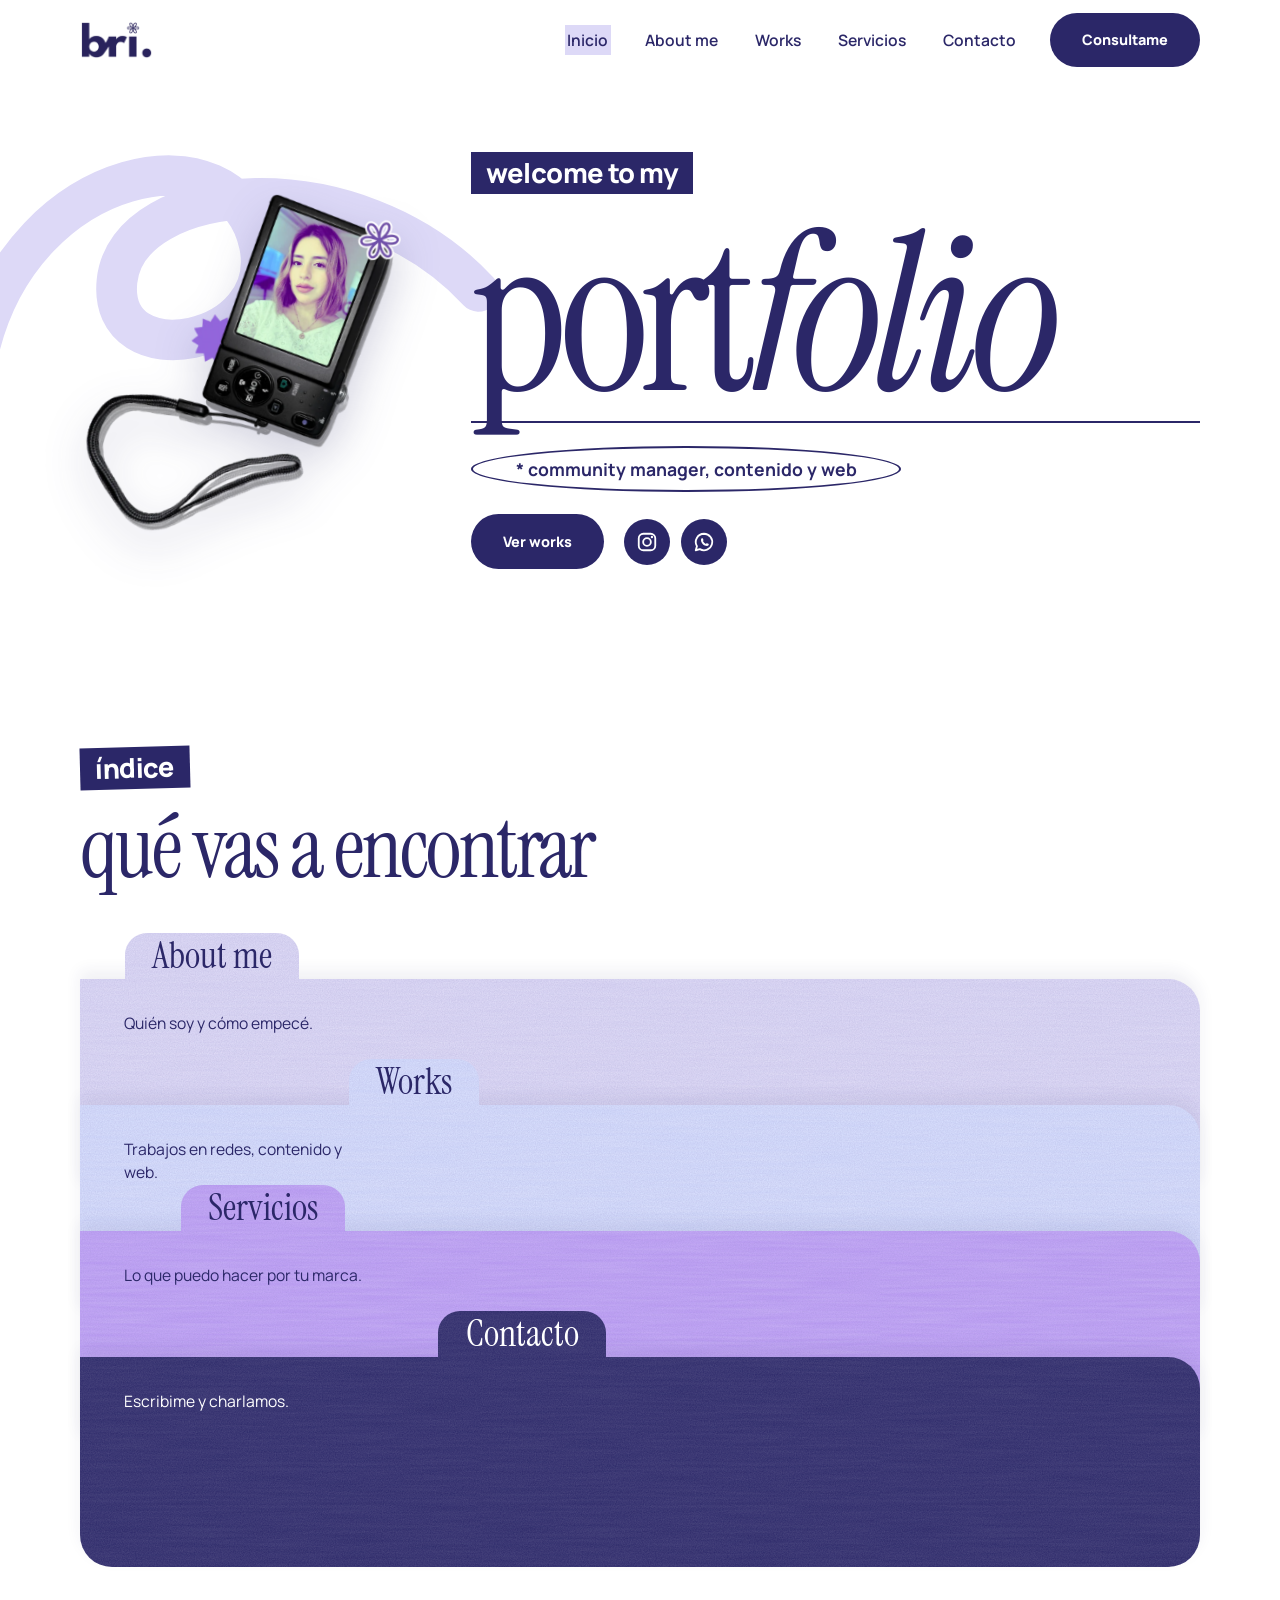
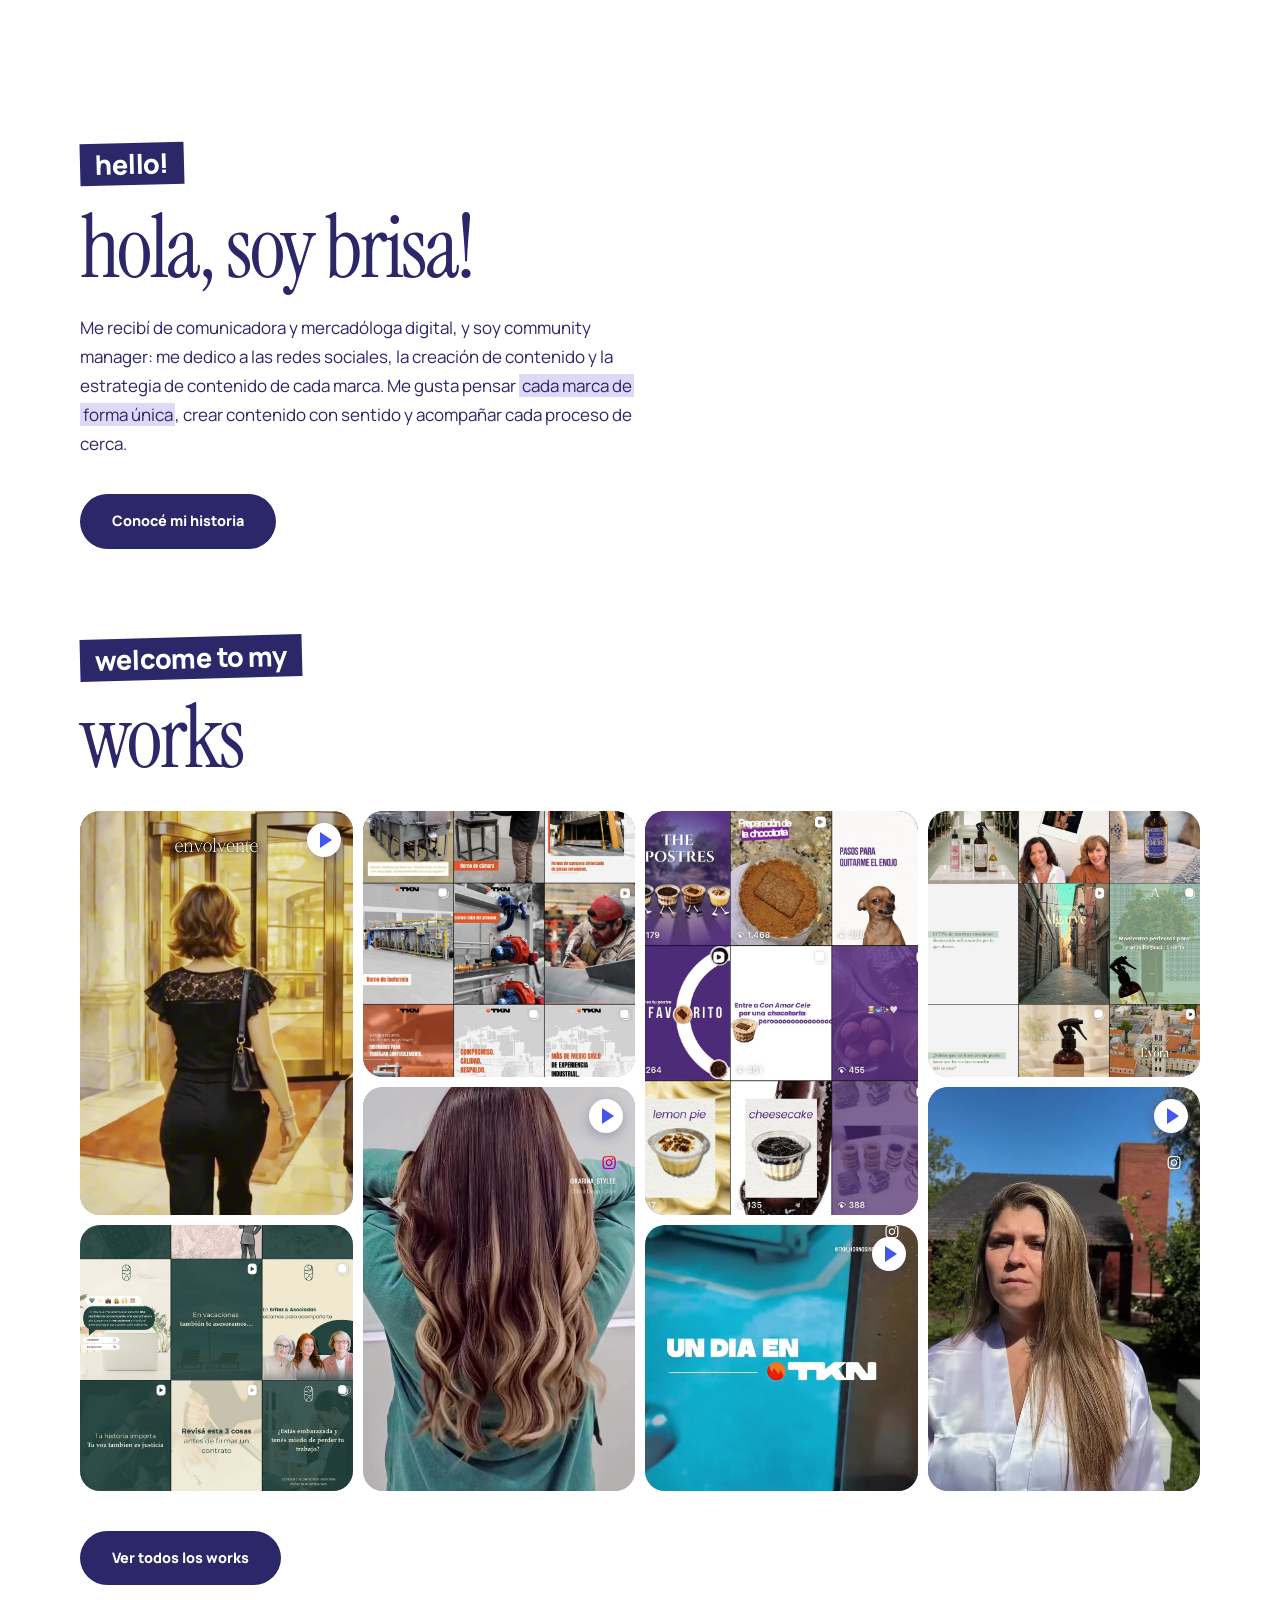
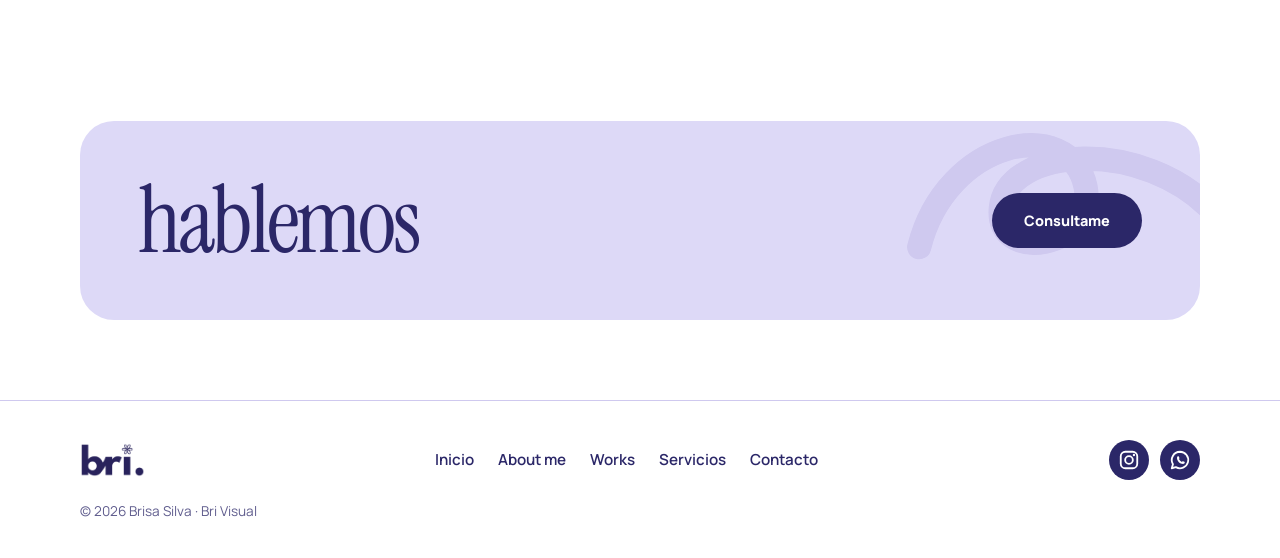
<file: index.html>
<!DOCTYPE html>
<html lang="es-AR">
<head>
<meta charset="utf-8">
<meta name="viewport" content="width=device-width, initial-scale=1">
<title>Brisa Silva | bri. portfolio</title>
<meta name="description" content="Portfolio de Brisa Silva (Bri Visual): estrategia, contenido y web para marcas.">
<link rel="icon" type="image/png" href="img/favicon.png">
<link rel="preconnect" href="https://fonts.googleapis.com">
<link rel="preconnect" href="https://fonts.gstatic.com" crossorigin>
<link href="https://fonts.googleapis.com/css2?family=Instrument+Serif:ital@0;1&family=Manrope:wght@400;500;600;700;800&family=Caveat:wght@500;700&family=Mrs+Saint+Delafield&display=swap" rel="stylesheet">
<link rel="stylesheet" href="style.css">
</head>
<body>
<script>try{if(!sessionStorage.getItem('introVisto'))document.documentElement.classList.add('intro-on')}catch(e){document.documentElement.classList.add('intro-on')}</script>
<div class="intro" id="intro" aria-hidden="true">
  <div class="caja"><img class="base" src="img/logo-base.png" alt="" width="616" height="322"><img class="flor" src="img/flor.png" alt="" width="616" height="322"></div>
  <button class="skip" type="button">saltar</button>
</div>
<svg width="0" height="0" style="position:absolute" aria-hidden="true">
  <symbol id="star5" viewBox="0 0 100 100"><path d="M50 5L62 38H96L68 58L79 92L50 71L21 92L32 58L4 38H38Z" fill="var(--sf,#fff)" stroke="var(--ss,#2B2768)" stroke-width="4" stroke-linejoin="round"/></symbol>
  <symbol id="g1" viewBox="0 0 220 120"><path d="M12 96C30 24 112 8 122 56C130 96 62 108 66 70C70 30 160 22 208 74" fill="none" stroke="currentColor" stroke-width="16" stroke-linecap="round" stroke-linejoin="round"/></symbol>
  <symbol id="g2" viewBox="0 0 100 100"><path d="M50 8V92M10 30L90 70M10 70L90 30" fill="none" stroke="currentColor" stroke-width="12" stroke-linecap="round"/></symbol>
  <symbol id="flecha" viewBox="0 0 46 30"><path d="M2 24C12 4 28 2 43 12M43 12L31 9M43 12L38 24" fill="none" stroke="currentColor" stroke-width="3" stroke-linecap="round" stroke-linejoin="round"/></symbol>
  <symbol id="ig" viewBox="0 0 24 24"><rect x="3" y="3" width="18" height="18" rx="5" fill="none" stroke="currentColor" stroke-width="2"/><circle cx="12" cy="12" r="4.2" fill="none" stroke="currentColor" stroke-width="2"/><circle cx="17.4" cy="6.6" r="1.3" fill="currentColor"/></symbol>
  <symbol id="wa" viewBox="0 0 24 24"><path d="M12 3a9 9 0 0 0-7.7 13.6L3 21l4.5-1.2A9 9 0 1 0 12 3z" fill="none" stroke="currentColor" stroke-width="2" stroke-linejoin="round"/><path d="M9 8.2c.2-.4.5-.4.8-.4h.4c.2 0 .4.1.5.4l.7 1.6c.1.2 0 .4-.1.6l-.5.6c.8 1.4 1.9 2.4 3.3 3.1l.6-.7c.2-.2.4-.2.6-.1l1.5.7c.2.1.4.3.4.5 0 1-.8 1.8-1.9 1.9-3.4-.2-6.4-3.2-6.6-6.6 0-.6.3-1.2.8-1.5z" fill="currentColor"/></symbol>
  <symbol id="in" viewBox="0 0 24 24"><circle cx="6.6" cy="6.4" r="1.9" fill="currentColor"/><rect x="5" y="9.6" width="3.2" height="9.6" fill="currentColor"/><path d="M10.6 9.6h3v1.4c.5-.9 1.6-1.6 3.1-1.6 2.8 0 3.4 1.8 3.4 4.2v5.6h-3.2v-5c0-1.2-.1-2.3-1.6-2.3s-1.7 1.1-1.7 2.3v5h-3z" fill="currentColor"/></symbol>
</svg>

<header id="top">
  <div class="wrap">
    <a class="logo" href="index.html"><img src="img/logo.png" alt="bri. inicio" width="616" height="322"></a>
    <button class="menu" aria-expanded="false" aria-controls="nav">Menú</button>
    <nav id="nav" aria-label="Principal">
      <a class="l" href="index.html" aria-current="page">Inicio</a>
      <a class="l" href="about.html">About me</a>
      <a class="l" href="works.html">Works</a>
      <a class="l" href="servicios.html">Servicios</a>
      <a class="l" href="contacto.html">Contacto</a>
      <a class="btn" href="contacto.html">Consultame</a>
    </nav>
  </div>
</header>

<main>
  <div class="hero" id="inicio">
    <svg class="gar " style="left:-4%;top:4%;width:min(50vw,560px)" aria-hidden="true"><use href="#g1"/></svg>
    <div class="wrap">
      <div style="position:relative">
        <img class="cam" src="img/camara.webp" alt="Cámara con una foto de Brisa" width="892" height="900">
      </div>
      <div class="txt">
        <span class="tag">welcome to my</span>
        <h1 aria-label="Portfolio de Brisa Silva">port<em>folio</em></h1>
        <hr class="regla">
        <span class="oval">* community manager, contenido y web</span>
        <div class="acc"><a class="btn" href="works.html">Ver works</a><ul class="redes">
          <li><a href="https://instagram.com/brii.visual" rel="noopener" aria-label="Instagram de Bri Visual"><svg aria-hidden="true"><use href="#ig"/></svg></a></li>
          <li><a href="https://wa.me/5491170191182" rel="noopener" aria-label="WhatsApp"><svg aria-hidden="true"><use href="#wa"/></svg></a></li>
        </ul></div>
      </div>
    </div>
  </div>

  <section class="bloque" id="indice">
    <div class="wrap">
      <span class="tag">índice</span>
      <h2 class="t2" style="margin-top:.2em">qué vas a encontrar</h2>
      <div class="hojas">
        <a class="hoja" href="about.html" style="--c:var(--lila);--x:4%">
        <span class="lab">About me</span>
        <span class="desc">Quién soy y cómo empecé.</span>
      </a>
        <a class="hoja" href="works.html" style="--c:var(--cielo);--x:24%">
        <span class="lab">Works</span>
        <span class="desc">Trabajos en redes, contenido y web.</span>
      </a>
        <a class="hoja" href="servicios.html" style="--c:#BFA0F7;--x:9%">
        <span class="lab">Servicios</span>
        <span class="desc">Lo que puedo hacer por tu marca.</span>
      </a>
        <a class="hoja osc" href="contacto.html" style="--c:var(--tinta);--x:32%">
        <span class="lab">Contacto</span>
        <span class="desc">Escribime y charlamos.</span>
      </a>
      </div>
    </div>
  </section>

  <section class="bloque">
    <div class="wrap dos" style="grid-template-columns:minmax(0,46rem)">
      <div>
        <span class="tag">hello!</span>
        <h2 class="t2" style="margin-top:.25em">hola, soy brisa!</h2>
        <div class="texto">
          <p>Me recibí de comunicadora y mercadóloga digital, y soy community manager: me dedico a las redes sociales, la creación de contenido y la estrategia de contenido de cada marca. Me gusta pensar <span class="hl">cada marca de forma única</span>, crear contenido con sentido y acompañar cada proceso de cerca.</p>
        </div>
        <div class="acciones"><a class="btn" href="about.html">Conocé mi historia</a></div>
      </div>
    </div>
  </section>

  <section class="bloque" style="padding-top:0">
    <div class="wrap">
      <span class="tag">welcome to my</span>
      <h2 class="t2" style="margin-top:.2em">works</h2>
      <div class="bento">
        <a class="t t1" href="works.html" style="--g:linear-gradient(160deg,#9B6BE3,#C9B8F7)" aria-label="Aires de Portugal"><span>Video</span><img src="img/work1.jpg" alt="Aires de Portugal" loading="lazy" onerror="this.remove()"><i class=pl></i></a>
        <a class="t t2" href="works.html" style="--g:linear-gradient(150deg,#D6DEFF,#B9C6FF)" aria-label="Britez & Asociadas"><span>Feed</span><img src="img/work2.jpg" alt="Britez & Asociadas" loading="lazy" onerror="this.remove()"></a>
        <a class="t t3" href="works.html" style="--g:linear-gradient(150deg,#4457E8,#8E9BFF);color:#fff" aria-label="TKN Hornos Industriales"><span>Feed</span><img src="img/work3.jpg" alt="TKN Hornos Industriales" loading="lazy" onerror="this.remove()"></a>
        <a class="t t4" href="works.html" style="--g:linear-gradient(170deg,#B38CF5,#DDD9F7)" aria-label="Karina Stylee"><span>Video</span><img src="img/work4.jpg" alt="Karina Stylee" loading="lazy" onerror="this.remove()"><i class=pl></i></a>
        <a class="t t5" href="works.html" style="--g:linear-gradient(160deg,#2B2768,#6A5FC4);color:#fff" aria-label="Con Amor Cele"><span>Feed</span><img src="img/work5.jpg" alt="Con Amor Cele" loading="lazy" onerror="this.remove()"></a>
        <a class="t t6" href="works.html" style="--g:linear-gradient(140deg,#DDD9F7,#9B6BE3)" aria-label="Un día en TKN"><span>Video</span><img src="img/work6.jpg" alt="Un día en TKN" loading="lazy" onerror="this.remove()"><i class=pl></i></a>
        <a class="t t7" href="works.html" style="--g:linear-gradient(150deg,#D6DEFF,#B38CF5)" aria-label="Aires de Portugal"><span>Feed</span><img src="img/work7.jpg" alt="Aires de Portugal" loading="lazy" onerror="this.remove()"></a>
        <a class="t t8" href="works.html" style="--g:linear-gradient(160deg,#6A5FC4,#C9B8F7);color:#fff" aria-label="Karina Stylee: su historia"><span>Video</span><img src="img/work8.jpg" alt="Karina Stylee: su historia" loading="lazy" onerror="this.remove()"><i class=pl></i></a>
      </div>
      <div class="vermas"><a class="btn" href="works.html">Ver todos los works</a></div>
    </div>
  </section>

  <section class="cta">
  <div class="wrap">
    <div class="panel lila">
      <svg class="gar " style="right:-3%;top:-10%;width:clamp(160px,26vw,340px);color:#CFC9EF" aria-hidden="true"><use href="#g1"/></svg>
      <h2>hablemos</h2>
      <a class="btn" href="contacto.html">Consultame</a>
    </div>
  </div>
</section>

</main>

<footer class="foot">
  <div class="wrap">
    <a class="logo" href="index.html"><img src="img/logo.png" alt="bri. inicio" width="616" height="322"></a>
    <ul class="links"><li><a href="index.html">Inicio</a></li><li><a href="about.html">About me</a></li><li><a href="works.html">Works</a></li><li><a href="servicios.html">Servicios</a></li><li><a href="contacto.html">Contacto</a></li></ul>
    <ul class="redes">
          <li><a href="https://instagram.com/brii.visual" rel="noopener" aria-label="Instagram de Bri Visual"><svg aria-hidden="true"><use href="#ig"/></svg></a></li>
          <li><a href="https://wa.me/5491170191182" rel="noopener" aria-label="WhatsApp"><svg aria-hidden="true"><use href="#wa"/></svg></a></li>
        </ul>
    <small>© <span id="y"></span> Brisa Silva · Bri Visual</small>
  </div>
</footer>
<script src="main.js" defer></script>
</body>
</html>
</file>
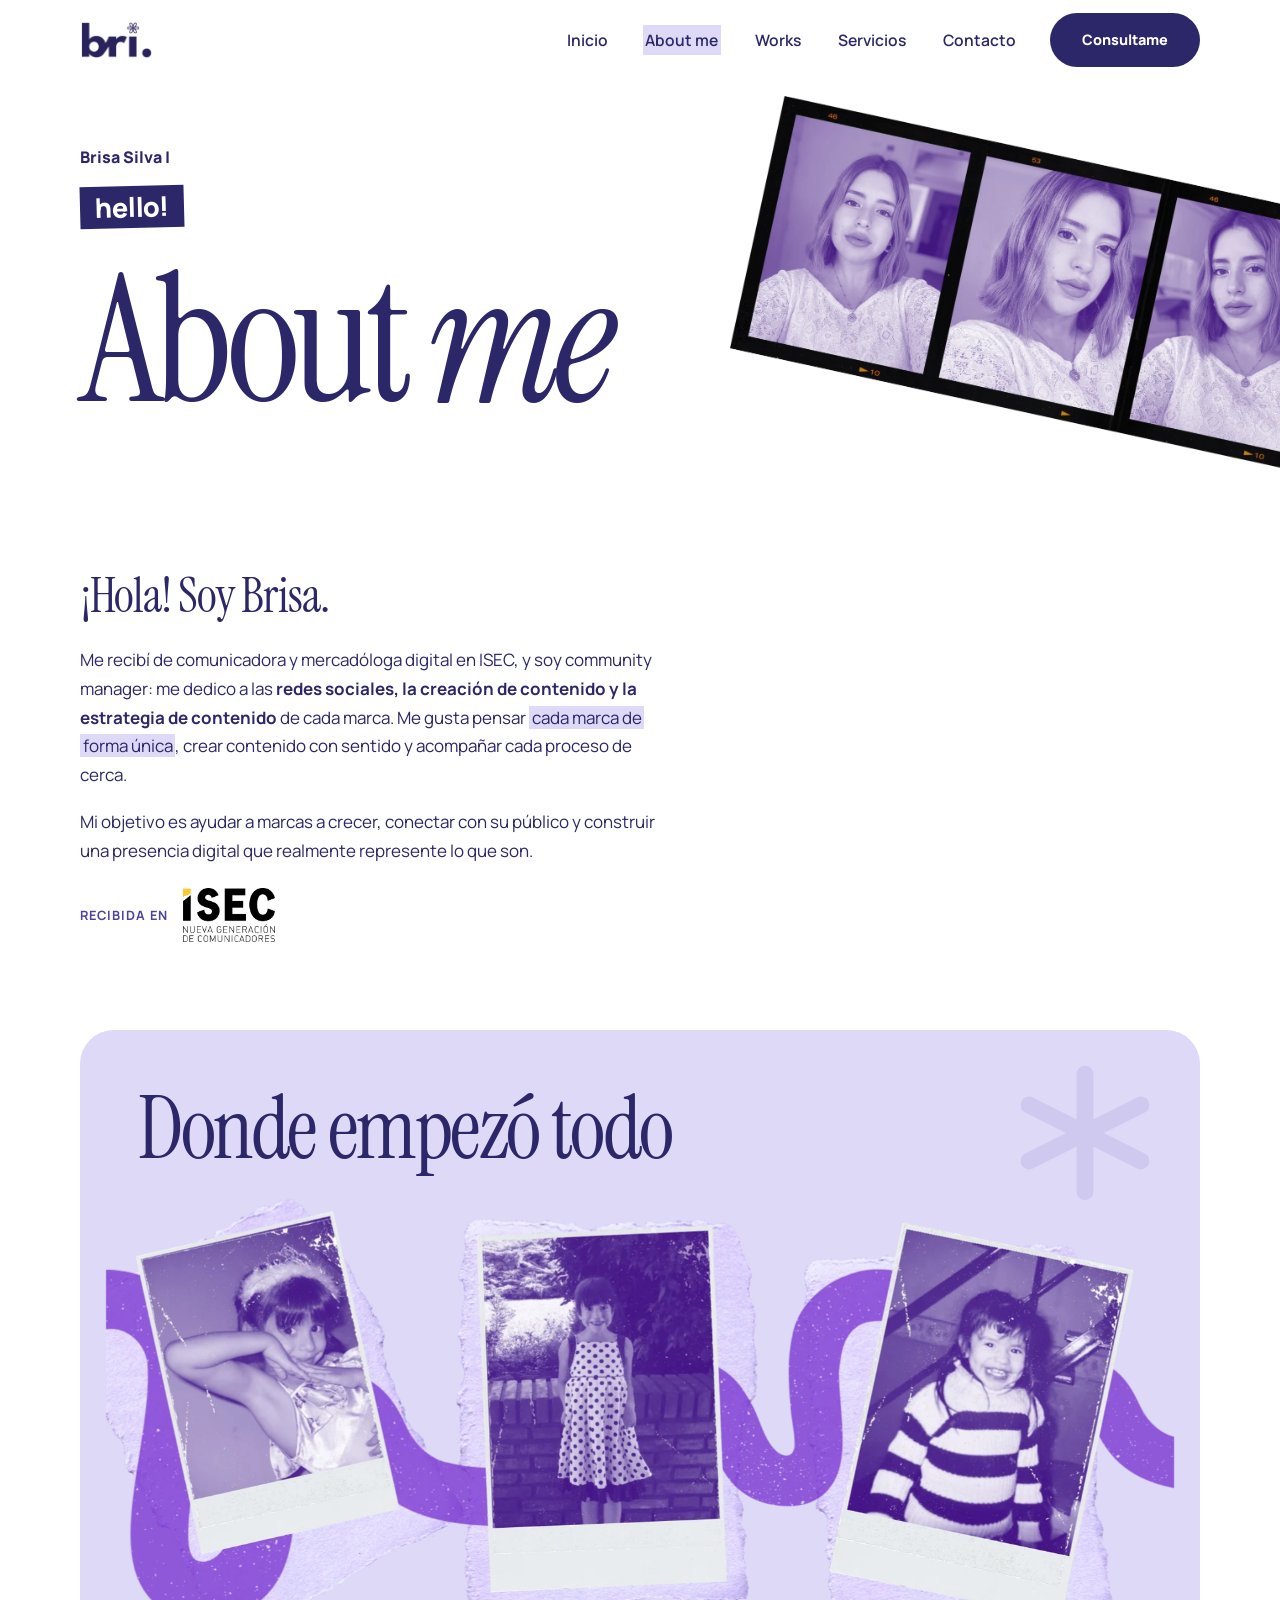
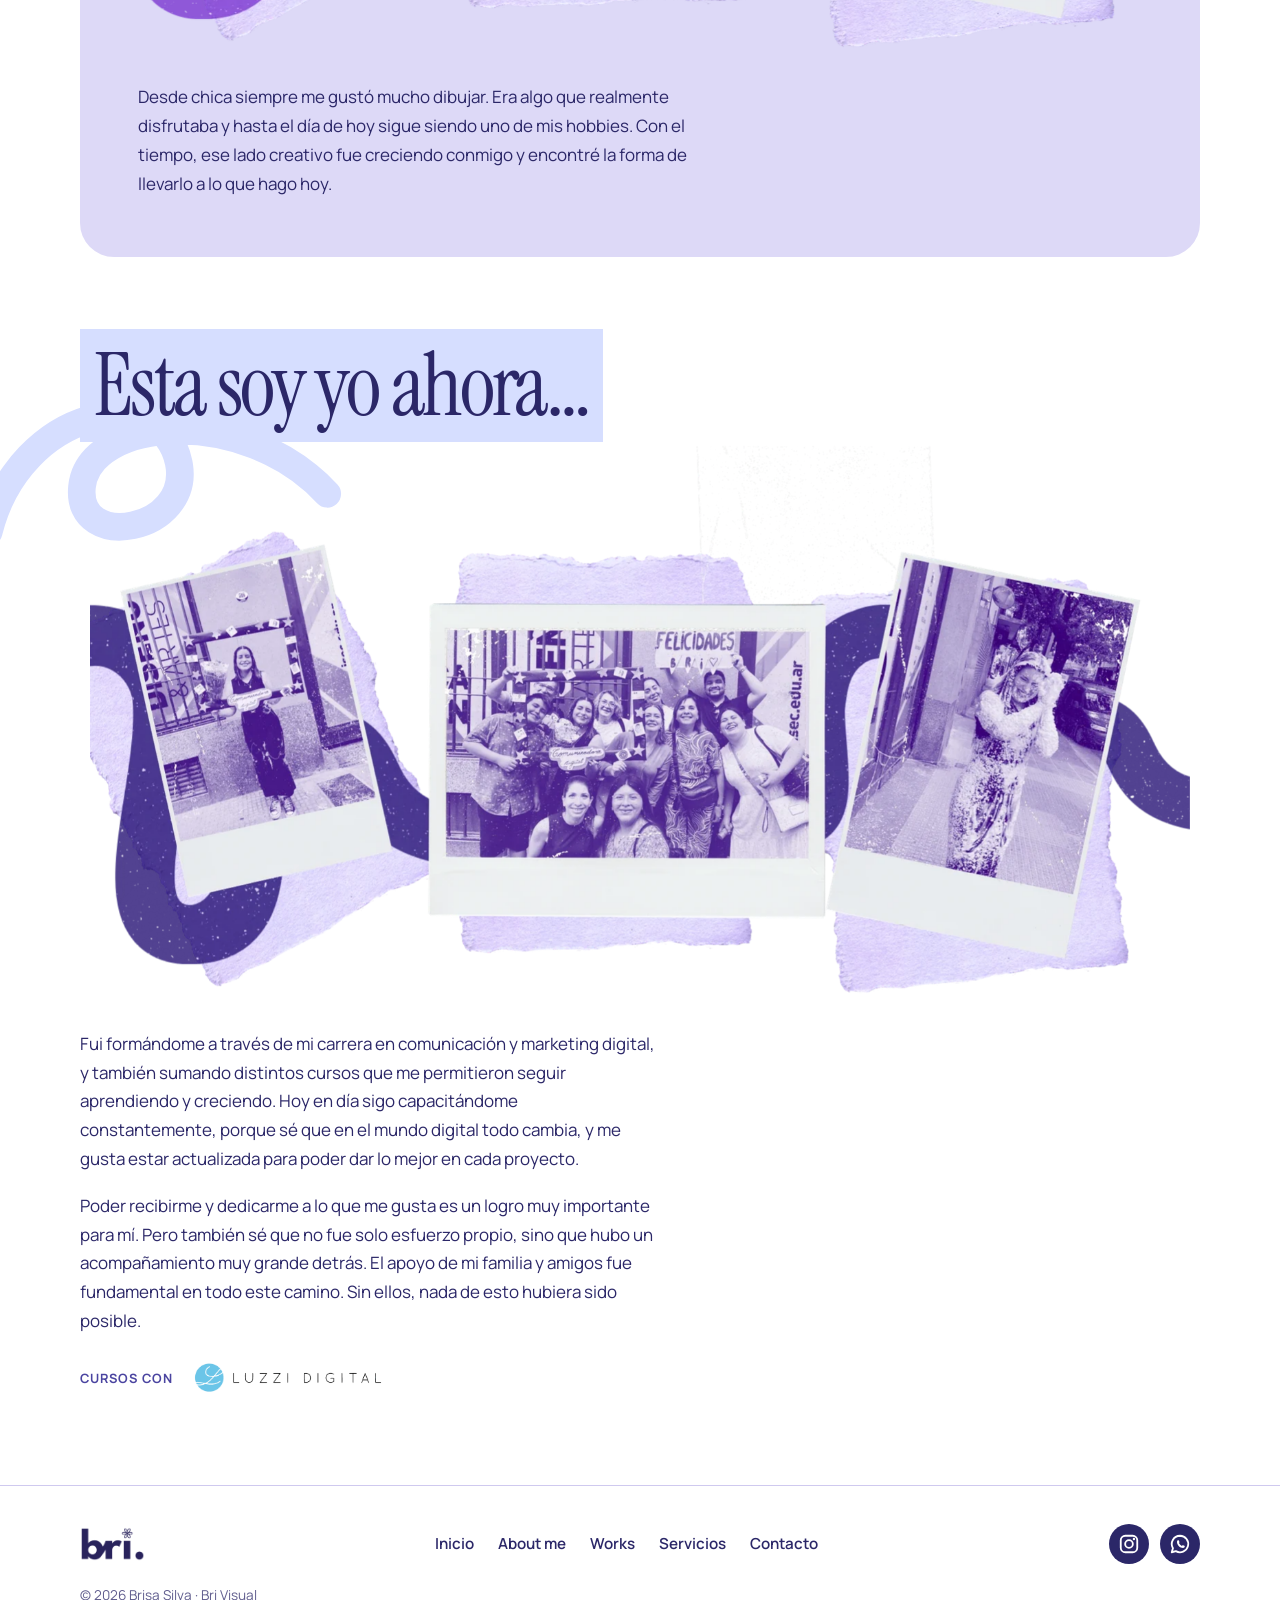
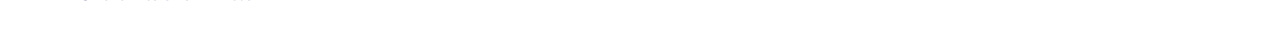
<file: about.html>
<!DOCTYPE html>
<html lang="es-AR">
<head>
<meta charset="utf-8">
<meta name="viewport" content="width=device-width, initial-scale=1">
<title>Sobre mí | Brisa Silva</title>
<meta name="description" content="Quién es Brisa Silva, cómo empezó y dónde está hoy.">
<link rel="icon" type="image/png" href="img/favicon.png">
<link rel="preconnect" href="https://fonts.googleapis.com">
<link rel="preconnect" href="https://fonts.gstatic.com" crossorigin>
<link href="https://fonts.googleapis.com/css2?family=Instrument+Serif:ital@0;1&family=Manrope:wght@400;500;600;700;800&family=Caveat:wght@500;700&family=Mrs+Saint+Delafield&display=swap" rel="stylesheet">
<link rel="stylesheet" href="style.css">
</head>
<body>
<svg width="0" height="0" style="position:absolute" aria-hidden="true">
  <symbol id="star5" viewBox="0 0 100 100"><path d="M50 5L62 38H96L68 58L79 92L50 71L21 92L32 58L4 38H38Z" fill="var(--sf,#fff)" stroke="var(--ss,#2B2768)" stroke-width="4" stroke-linejoin="round"/></symbol>
  <symbol id="g1" viewBox="0 0 220 120"><path d="M12 96C30 24 112 8 122 56C130 96 62 108 66 70C70 30 160 22 208 74" fill="none" stroke="currentColor" stroke-width="16" stroke-linecap="round" stroke-linejoin="round"/></symbol>
  <symbol id="g2" viewBox="0 0 100 100"><path d="M50 8V92M10 30L90 70M10 70L90 30" fill="none" stroke="currentColor" stroke-width="12" stroke-linecap="round"/></symbol>
  <symbol id="flecha" viewBox="0 0 46 30"><path d="M2 24C12 4 28 2 43 12M43 12L31 9M43 12L38 24" fill="none" stroke="currentColor" stroke-width="3" stroke-linecap="round" stroke-linejoin="round"/></symbol>
  <symbol id="ig" viewBox="0 0 24 24"><rect x="3" y="3" width="18" height="18" rx="5" fill="none" stroke="currentColor" stroke-width="2"/><circle cx="12" cy="12" r="4.2" fill="none" stroke="currentColor" stroke-width="2"/><circle cx="17.4" cy="6.6" r="1.3" fill="currentColor"/></symbol>
  <symbol id="wa" viewBox="0 0 24 24"><path d="M12 3a9 9 0 0 0-7.7 13.6L3 21l4.5-1.2A9 9 0 1 0 12 3z" fill="none" stroke="currentColor" stroke-width="2" stroke-linejoin="round"/><path d="M9 8.2c.2-.4.5-.4.8-.4h.4c.2 0 .4.1.5.4l.7 1.6c.1.2 0 .4-.1.6l-.5.6c.8 1.4 1.9 2.4 3.3 3.1l.6-.7c.2-.2.4-.2.6-.1l1.5.7c.2.1.4.3.4.5 0 1-.8 1.8-1.9 1.9-3.4-.2-6.4-3.2-6.6-6.6 0-.6.3-1.2.8-1.5z" fill="currentColor"/></symbol>
  <symbol id="in" viewBox="0 0 24 24"><circle cx="6.6" cy="6.4" r="1.9" fill="currentColor"/><rect x="5" y="9.6" width="3.2" height="9.6" fill="currentColor"/><path d="M10.6 9.6h3v1.4c.5-.9 1.6-1.6 3.1-1.6 2.8 0 3.4 1.8 3.4 4.2v5.6h-3.2v-5c0-1.2-.1-2.3-1.6-2.3s-1.7 1.1-1.7 2.3v5h-3z" fill="currentColor"/></symbol>
</svg>

<header id="top">
  <div class="wrap">
    <a class="logo" href="index.html"><img src="img/logo.png" alt="bri. inicio" width="616" height="322"></a>
    <button class="menu" aria-expanded="false" aria-controls="nav">Menú</button>
    <nav id="nav" aria-label="Principal">
      <a class="l" href="index.html">Inicio</a>
      <a class="l" href="about.html" aria-current="page">About me</a>
      <a class="l" href="works.html">Works</a>
      <a class="l" href="servicios.html">Servicios</a>
      <a class="l" href="contacto.html">Contacto</a>
      <a class="btn" href="contacto.html">Consultame</a>
    </nav>
  </div>
</header>

<main>
  <div class="pt ctira">
    <img class="tira" src="img/tira.webp" alt="Tira de fotos de Brisa" width="1400" height="903">
    <div class="wrap">
      <span class="mini">Brisa Silva |</span><span class="tag">hello!</span>
      <h1>About <em>me</em></h1>
      
    </div>
  </div>

  <section class="bloque" id="sobre-mi" style="padding-top:clamp(1rem,3vw,2rem)">
    <div class="wrap dos" style="grid-template-columns:minmax(0,46rem)">
      <div>
        <p class="lead">¡Hola! Soy Brisa.</p>
        <div class="texto">
          <p>Me recibí de comunicadora y mercadóloga digital en ISEC, y soy community manager: me dedico a las <b>redes sociales, la creación de contenido y la estrategia de contenido</b> de cada marca. Me gusta pensar <span class="hl">cada marca de forma única</span>, crear contenido con sentido y acompañar cada proceso de cerca.</p>
          <p>Mi objetivo es ayudar a marcas a crecer, conectar con su público y construir una presencia digital que realmente represente lo que son.</p>
          <div class="isec"><span>recibida en</span><img src="img/isec.png" alt="ISEC" onerror="this.parentNode.remove()"></div>
        </div>
      </div>
    </div>
  </section>

  <section class="bloque" id="empezo" style="padding-top:0">
    <div class="wrap">
      <div class="panel lila">
        <svg class="gar b" style="right:4%;top:4%;width:clamp(70px,12vw,140px);color:#CFC9EF" aria-hidden="true"><use href="#g2"/></svg>
        <h2 class="t2">Donde empezó todo</h2>
        <img class="collage" src="img/ninez.webp" alt="Fotos de Brisa de chica" width="1600" height="740" loading="lazy">
        <div class="texto" style="margin-top:0">
          <p>Desde chica siempre me gustó mucho dibujar. Era algo que realmente disfrutaba y hasta el día de hoy sigue siendo uno de mis hobbies. Con el tiempo, ese lado creativo fue creciendo conmigo y encontré la forma de llevarlo a lo que hago hoy.</p>
        </div>
      </div>
    </div>
  </section>

  <section class="bloque" id="ahora" style="padding-top:0">
    <div class="wrap">
      <svg class="gar " style="left:-6%;top:2%;width:clamp(180px,30vw,380px);color:#D6DEFF" aria-hidden="true"><use href="#g1"/></svg>
      <h2 class="t2"><span class="hl az">Esta soy yo ahora…</span></h2>
      <img class="collage" src="img/ahora.webp" alt="Brisa el día de su recibida, con su grupo y en la calle" width="1600" height="740" loading="lazy">
      <div class="texto">
        <p>Fui formándome a través de mi carrera en comunicación y marketing digital, y también sumando distintos cursos que me permitieron seguir aprendiendo y creciendo. Hoy en día sigo capacitándome constantemente, porque sé que en el mundo digital todo cambia, y me gusta estar actualizada para poder dar lo mejor en cada proyecto.</p>
        <p>Poder recibirme y dedicarme a lo que me gusta es un logro muy importante para mí. Pero también sé que no fue solo esfuerzo propio, sino que hubo un acompañamiento muy grande detrás. El apoyo de mi familia y amigos fue fundamental en todo este camino. Sin ellos, nada de esto hubiera sido posible.</p>
        <div class="isec"><span>cursos con</span><img class="lz" src="img/luzzi.png" alt="Luzzi Digital" onerror="this.parentNode.remove()"></div>
        </div>
    </div>
  </section>


</main>

<footer class="foot">
  <div class="wrap">
    <a class="logo" href="index.html"><img src="img/logo.png" alt="bri. inicio" width="616" height="322"></a>
    <ul class="links"><li><a href="index.html">Inicio</a></li><li><a href="about.html">About me</a></li><li><a href="works.html">Works</a></li><li><a href="servicios.html">Servicios</a></li><li><a href="contacto.html">Contacto</a></li></ul>
    <ul class="redes">
          <li><a href="https://instagram.com/brii.visual" rel="noopener" aria-label="Instagram de Bri Visual"><svg aria-hidden="true"><use href="#ig"/></svg></a></li>
          <li><a href="https://wa.me/5491170191182" rel="noopener" aria-label="WhatsApp"><svg aria-hidden="true"><use href="#wa"/></svg></a></li>
        </ul>
    <small>© <span id="y"></span> Brisa Silva · Bri Visual</small>
  </div>
</footer>
<script src="main.js" defer></script>
</body>
</html>
</file>
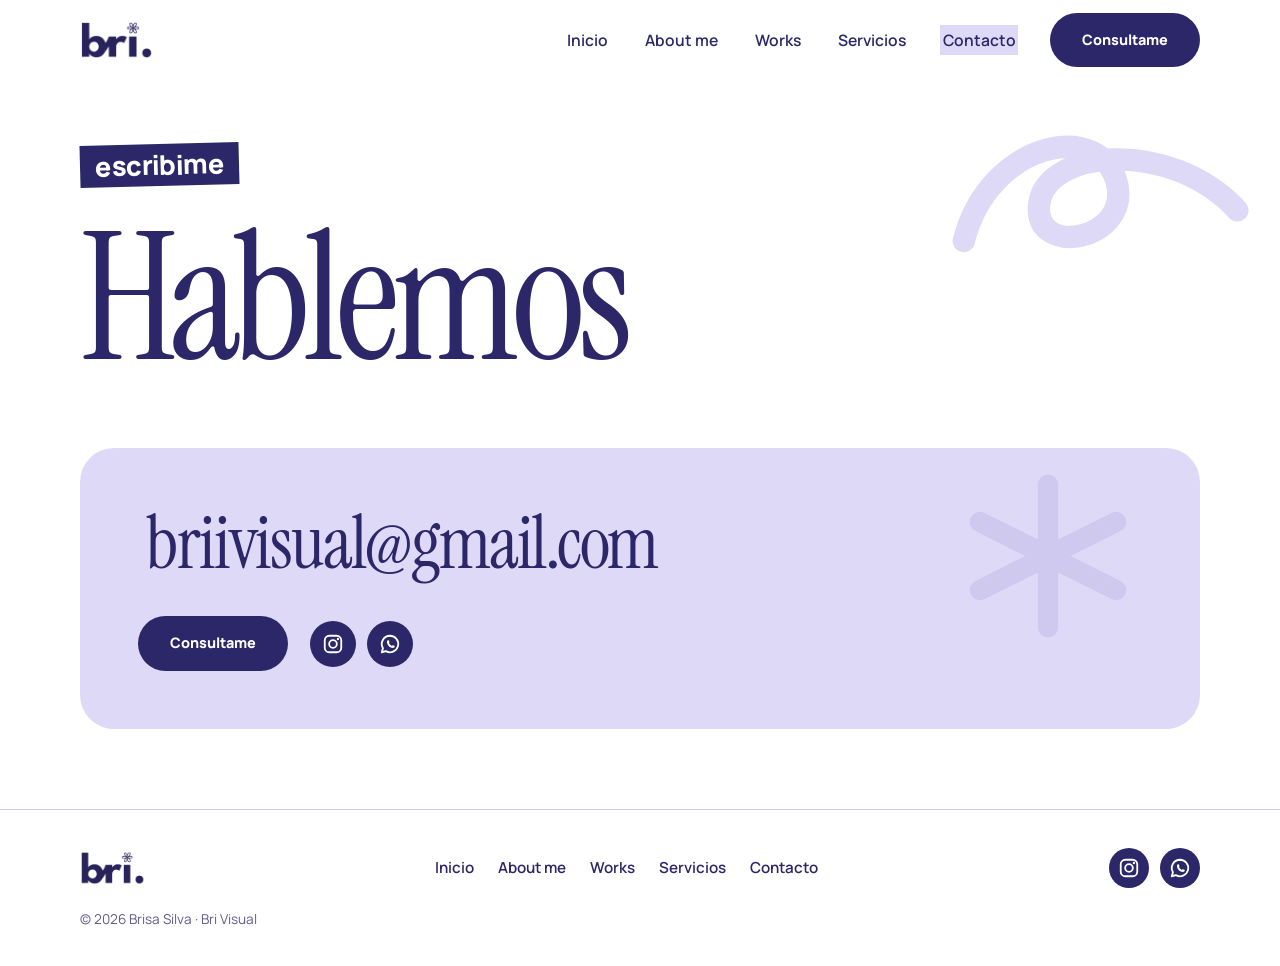
<file: contacto.html>
<!DOCTYPE html>
<html lang="es-AR">
<head>
<meta charset="utf-8">
<meta name="viewport" content="width=device-width, initial-scale=1">
<title>Contacto | Brisa Silva</title>
<meta name="description" content="Escribile a Brisa Silva para consultar por tu marca.">
<link rel="icon" type="image/png" href="img/favicon.png">
<link rel="preconnect" href="https://fonts.googleapis.com">
<link rel="preconnect" href="https://fonts.gstatic.com" crossorigin>
<link href="https://fonts.googleapis.com/css2?family=Instrument+Serif:ital@0;1&family=Manrope:wght@400;500;600;700;800&family=Caveat:wght@500;700&family=Mrs+Saint+Delafield&display=swap" rel="stylesheet">
<link rel="stylesheet" href="style.css">
</head>
<body>
<svg width="0" height="0" style="position:absolute" aria-hidden="true">
  <symbol id="star5" viewBox="0 0 100 100"><path d="M50 5L62 38H96L68 58L79 92L50 71L21 92L32 58L4 38H38Z" fill="var(--sf,#fff)" stroke="var(--ss,#2B2768)" stroke-width="4" stroke-linejoin="round"/></symbol>
  <symbol id="g1" viewBox="0 0 220 120"><path d="M12 96C30 24 112 8 122 56C130 96 62 108 66 70C70 30 160 22 208 74" fill="none" stroke="currentColor" stroke-width="16" stroke-linecap="round" stroke-linejoin="round"/></symbol>
  <symbol id="g2" viewBox="0 0 100 100"><path d="M50 8V92M10 30L90 70M10 70L90 30" fill="none" stroke="currentColor" stroke-width="12" stroke-linecap="round"/></symbol>
  <symbol id="flecha" viewBox="0 0 46 30"><path d="M2 24C12 4 28 2 43 12M43 12L31 9M43 12L38 24" fill="none" stroke="currentColor" stroke-width="3" stroke-linecap="round" stroke-linejoin="round"/></symbol>
  <symbol id="ig" viewBox="0 0 24 24"><rect x="3" y="3" width="18" height="18" rx="5" fill="none" stroke="currentColor" stroke-width="2"/><circle cx="12" cy="12" r="4.2" fill="none" stroke="currentColor" stroke-width="2"/><circle cx="17.4" cy="6.6" r="1.3" fill="currentColor"/></symbol>
  <symbol id="wa" viewBox="0 0 24 24"><path d="M12 3a9 9 0 0 0-7.7 13.6L3 21l4.5-1.2A9 9 0 1 0 12 3z" fill="none" stroke="currentColor" stroke-width="2" stroke-linejoin="round"/><path d="M9 8.2c.2-.4.5-.4.8-.4h.4c.2 0 .4.1.5.4l.7 1.6c.1.2 0 .4-.1.6l-.5.6c.8 1.4 1.9 2.4 3.3 3.1l.6-.7c.2-.2.4-.2.6-.1l1.5.7c.2.1.4.3.4.5 0 1-.8 1.8-1.9 1.9-3.4-.2-6.4-3.2-6.6-6.6 0-.6.3-1.2.8-1.5z" fill="currentColor"/></symbol>
  <symbol id="in" viewBox="0 0 24 24"><circle cx="6.6" cy="6.4" r="1.9" fill="currentColor"/><rect x="5" y="9.6" width="3.2" height="9.6" fill="currentColor"/><path d="M10.6 9.6h3v1.4c.5-.9 1.6-1.6 3.1-1.6 2.8 0 3.4 1.8 3.4 4.2v5.6h-3.2v-5c0-1.2-.1-2.3-1.6-2.3s-1.7 1.1-1.7 2.3v5h-3z" fill="currentColor"/></symbol>
</svg>

<header id="top">
  <div class="wrap">
    <a class="logo" href="index.html"><img src="img/logo.png" alt="bri. inicio" width="616" height="322"></a>
    <button class="menu" aria-expanded="false" aria-controls="nav">Menú</button>
    <nav id="nav" aria-label="Principal">
      <a class="l" href="index.html">Inicio</a>
      <a class="l" href="about.html">About me</a>
      <a class="l" href="works.html">Works</a>
      <a class="l" href="servicios.html">Servicios</a>
      <a class="l" href="contacto.html" aria-current="page">Contacto</a>
      <a class="btn" href="contacto.html">Consultame</a>
    </nav>
  </div>
</header>

<main>
  <div class="pt">
    <svg class="gar " style="right:2%;top:8%;width:clamp(150px,24vw,330px)" aria-hidden="true"><use href="#g1"/></svg>
    <div class="wrap">
      <span class="tag">escribime</span>
      <h1>Hablemos</h1>
      
    </div>
  </div>

  <section class="bloque" style="padding-top:clamp(1rem,3vw,2rem);padding-bottom:clamp(3rem,7vw,5rem)">
    <div class="wrap">
      <div class="panel lila">
        <svg class="gar b" style="right:6%;top:8%;width:clamp(80px,14vw,170px);color:#CFC9EF" aria-hidden="true"><use href="#g2"/></svg>
        <a class="mail" href="mailto:briivisual@gmail.com"><span>briivisual@gmail.com</span></a>
        <div class="acciones">
          <a class="btn" href="mailto:briivisual@gmail.com">Consultame</a>
          <ul class="redes">
          <li><a href="https://instagram.com/brii.visual" rel="noopener" aria-label="Instagram de Bri Visual"><svg aria-hidden="true"><use href="#ig"/></svg></a></li>
          <li><a href="https://wa.me/5491170191182" rel="noopener" aria-label="WhatsApp"><svg aria-hidden="true"><use href="#wa"/></svg></a></li>
        </ul>
        </div>
      </div>
    </div>
  </section>

</main>

<footer class="foot">
  <div class="wrap">
    <a class="logo" href="index.html"><img src="img/logo.png" alt="bri. inicio" width="616" height="322"></a>
    <ul class="links"><li><a href="index.html">Inicio</a></li><li><a href="about.html">About me</a></li><li><a href="works.html">Works</a></li><li><a href="servicios.html">Servicios</a></li><li><a href="contacto.html">Contacto</a></li></ul>
    <ul class="redes">
          <li><a href="https://instagram.com/brii.visual" rel="noopener" aria-label="Instagram de Bri Visual"><svg aria-hidden="true"><use href="#ig"/></svg></a></li>
          <li><a href="https://wa.me/5491170191182" rel="noopener" aria-label="WhatsApp"><svg aria-hidden="true"><use href="#wa"/></svg></a></li>
        </ul>
    <small>© <span id="y"></span> Brisa Silva · Bri Visual</small>
  </div>
</footer>
<script src="main.js" defer></script>
</body>
</html>
</file>
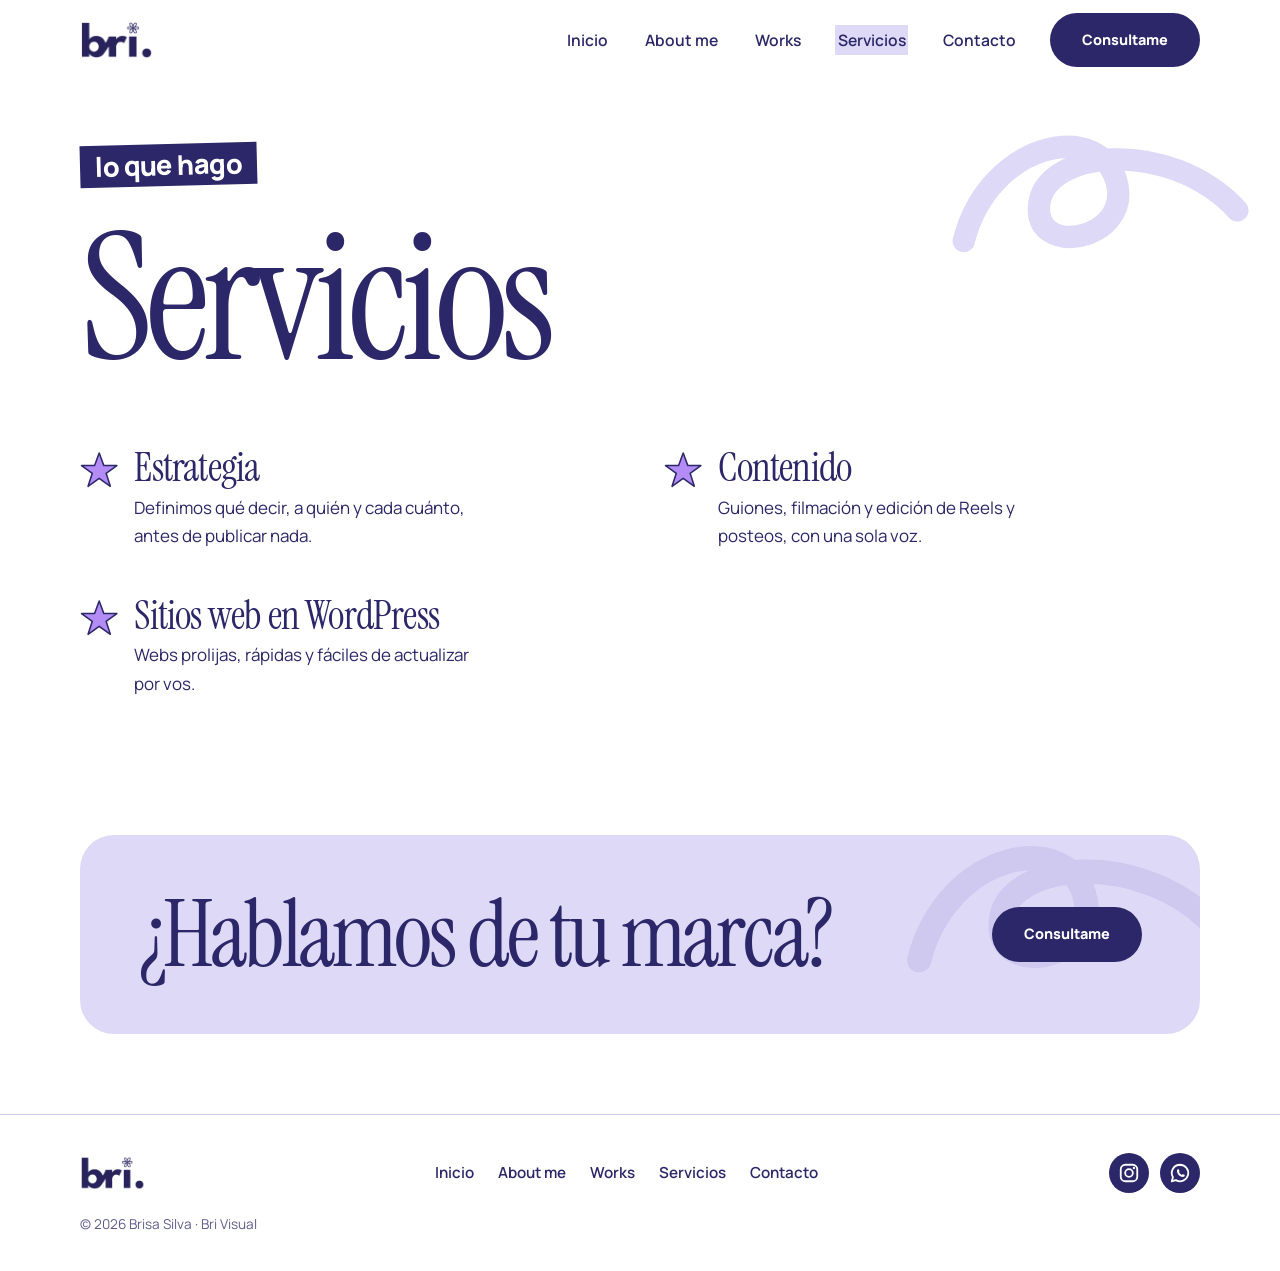
<file: servicios.html>
<!DOCTYPE html>
<html lang="es-AR">
<head>
<meta charset="utf-8">
<meta name="viewport" content="width=device-width, initial-scale=1">
<title>Servicios | Brisa Silva</title>
<meta name="description" content="Estrategia, contenido y sitios web en WordPress para marcas.">
<link rel="icon" type="image/png" href="img/favicon.png">
<link rel="preconnect" href="https://fonts.googleapis.com">
<link rel="preconnect" href="https://fonts.gstatic.com" crossorigin>
<link href="https://fonts.googleapis.com/css2?family=Instrument+Serif:ital@0;1&family=Manrope:wght@400;500;600;700;800&family=Caveat:wght@500;700&family=Mrs+Saint+Delafield&display=swap" rel="stylesheet">
<link rel="stylesheet" href="style.css">
</head>
<body>
<svg width="0" height="0" style="position:absolute" aria-hidden="true">
  <symbol id="star5" viewBox="0 0 100 100"><path d="M50 5L62 38H96L68 58L79 92L50 71L21 92L32 58L4 38H38Z" fill="var(--sf,#fff)" stroke="var(--ss,#2B2768)" stroke-width="4" stroke-linejoin="round"/></symbol>
  <symbol id="g1" viewBox="0 0 220 120"><path d="M12 96C30 24 112 8 122 56C130 96 62 108 66 70C70 30 160 22 208 74" fill="none" stroke="currentColor" stroke-width="16" stroke-linecap="round" stroke-linejoin="round"/></symbol>
  <symbol id="g2" viewBox="0 0 100 100"><path d="M50 8V92M10 30L90 70M10 70L90 30" fill="none" stroke="currentColor" stroke-width="12" stroke-linecap="round"/></symbol>
  <symbol id="flecha" viewBox="0 0 46 30"><path d="M2 24C12 4 28 2 43 12M43 12L31 9M43 12L38 24" fill="none" stroke="currentColor" stroke-width="3" stroke-linecap="round" stroke-linejoin="round"/></symbol>
  <symbol id="ig" viewBox="0 0 24 24"><rect x="3" y="3" width="18" height="18" rx="5" fill="none" stroke="currentColor" stroke-width="2"/><circle cx="12" cy="12" r="4.2" fill="none" stroke="currentColor" stroke-width="2"/><circle cx="17.4" cy="6.6" r="1.3" fill="currentColor"/></symbol>
  <symbol id="wa" viewBox="0 0 24 24"><path d="M12 3a9 9 0 0 0-7.7 13.6L3 21l4.5-1.2A9 9 0 1 0 12 3z" fill="none" stroke="currentColor" stroke-width="2" stroke-linejoin="round"/><path d="M9 8.2c.2-.4.5-.4.8-.4h.4c.2 0 .4.1.5.4l.7 1.6c.1.2 0 .4-.1.6l-.5.6c.8 1.4 1.9 2.4 3.3 3.1l.6-.7c.2-.2.4-.2.6-.1l1.5.7c.2.1.4.3.4.5 0 1-.8 1.8-1.9 1.9-3.4-.2-6.4-3.2-6.6-6.6 0-.6.3-1.2.8-1.5z" fill="currentColor"/></symbol>
  <symbol id="in" viewBox="0 0 24 24"><circle cx="6.6" cy="6.4" r="1.9" fill="currentColor"/><rect x="5" y="9.6" width="3.2" height="9.6" fill="currentColor"/><path d="M10.6 9.6h3v1.4c.5-.9 1.6-1.6 3.1-1.6 2.8 0 3.4 1.8 3.4 4.2v5.6h-3.2v-5c0-1.2-.1-2.3-1.6-2.3s-1.7 1.1-1.7 2.3v5h-3z" fill="currentColor"/></symbol>
</svg>

<header id="top">
  <div class="wrap">
    <a class="logo" href="index.html"><img src="img/logo.png" alt="bri. inicio" width="616" height="322"></a>
    <button class="menu" aria-expanded="false" aria-controls="nav">Menú</button>
    <nav id="nav" aria-label="Principal">
      <a class="l" href="index.html">Inicio</a>
      <a class="l" href="about.html">About me</a>
      <a class="l" href="works.html">Works</a>
      <a class="l" href="servicios.html" aria-current="page">Servicios</a>
      <a class="l" href="contacto.html">Contacto</a>
      <a class="btn" href="contacto.html">Consultame</a>
    </nav>
  </div>
</header>

<main>
  <div class="pt">
    <svg class="gar " style="right:2%;top:8%;width:clamp(150px,24vw,330px)" aria-hidden="true"><use href="#g1"/></svg>
    <div class="wrap">
      <span class="tag">lo que hago</span>
      <h1>Servicios</h1>
      
    </div>
  </div>

  <section class="bloque" style="padding-top:clamp(1rem,3vw,2rem)">
    <div class="wrap">
      <ul class="lista">
        <li><svg aria-hidden="true"><use href="#star5"/></svg><h3>Estrategia</h3><p>Definimos qué decir, a quién y cada cuánto, antes de publicar nada.</p></li>
        <li><svg aria-hidden="true"><use href="#star5"/></svg><h3>Contenido</h3><p>Guiones, filmación y edición de Reels y posteos, con una sola voz.</p></li>
        <li><svg aria-hidden="true"><use href="#star5"/></svg><h3>Sitios web en WordPress</h3><p>Webs prolijas, rápidas y fáciles de actualizar por vos.</p></li>
      </ul>
    </div>
  </section>

  <section class="cta">
  <div class="wrap">
    <div class="panel lila">
      <svg class="gar " style="right:-3%;top:-10%;width:clamp(160px,26vw,340px);color:#CFC9EF" aria-hidden="true"><use href="#g1"/></svg>
      <h2>¿Hablamos de tu marca?</h2>
      <a class="btn" href="contacto.html">Consultame</a>
    </div>
  </div>
</section>

</main>

<footer class="foot">
  <div class="wrap">
    <a class="logo" href="index.html"><img src="img/logo.png" alt="bri. inicio" width="616" height="322"></a>
    <ul class="links"><li><a href="index.html">Inicio</a></li><li><a href="about.html">About me</a></li><li><a href="works.html">Works</a></li><li><a href="servicios.html">Servicios</a></li><li><a href="contacto.html">Contacto</a></li></ul>
    <ul class="redes">
          <li><a href="https://instagram.com/brii.visual" rel="noopener" aria-label="Instagram de Bri Visual"><svg aria-hidden="true"><use href="#ig"/></svg></a></li>
          <li><a href="https://wa.me/5491170191182" rel="noopener" aria-label="WhatsApp"><svg aria-hidden="true"><use href="#wa"/></svg></a></li>
        </ul>
    <small>© <span id="y"></span> Brisa Silva · Bri Visual</small>
  </div>
</footer>
<script src="main.js" defer></script>
</body>
</html>
</file>
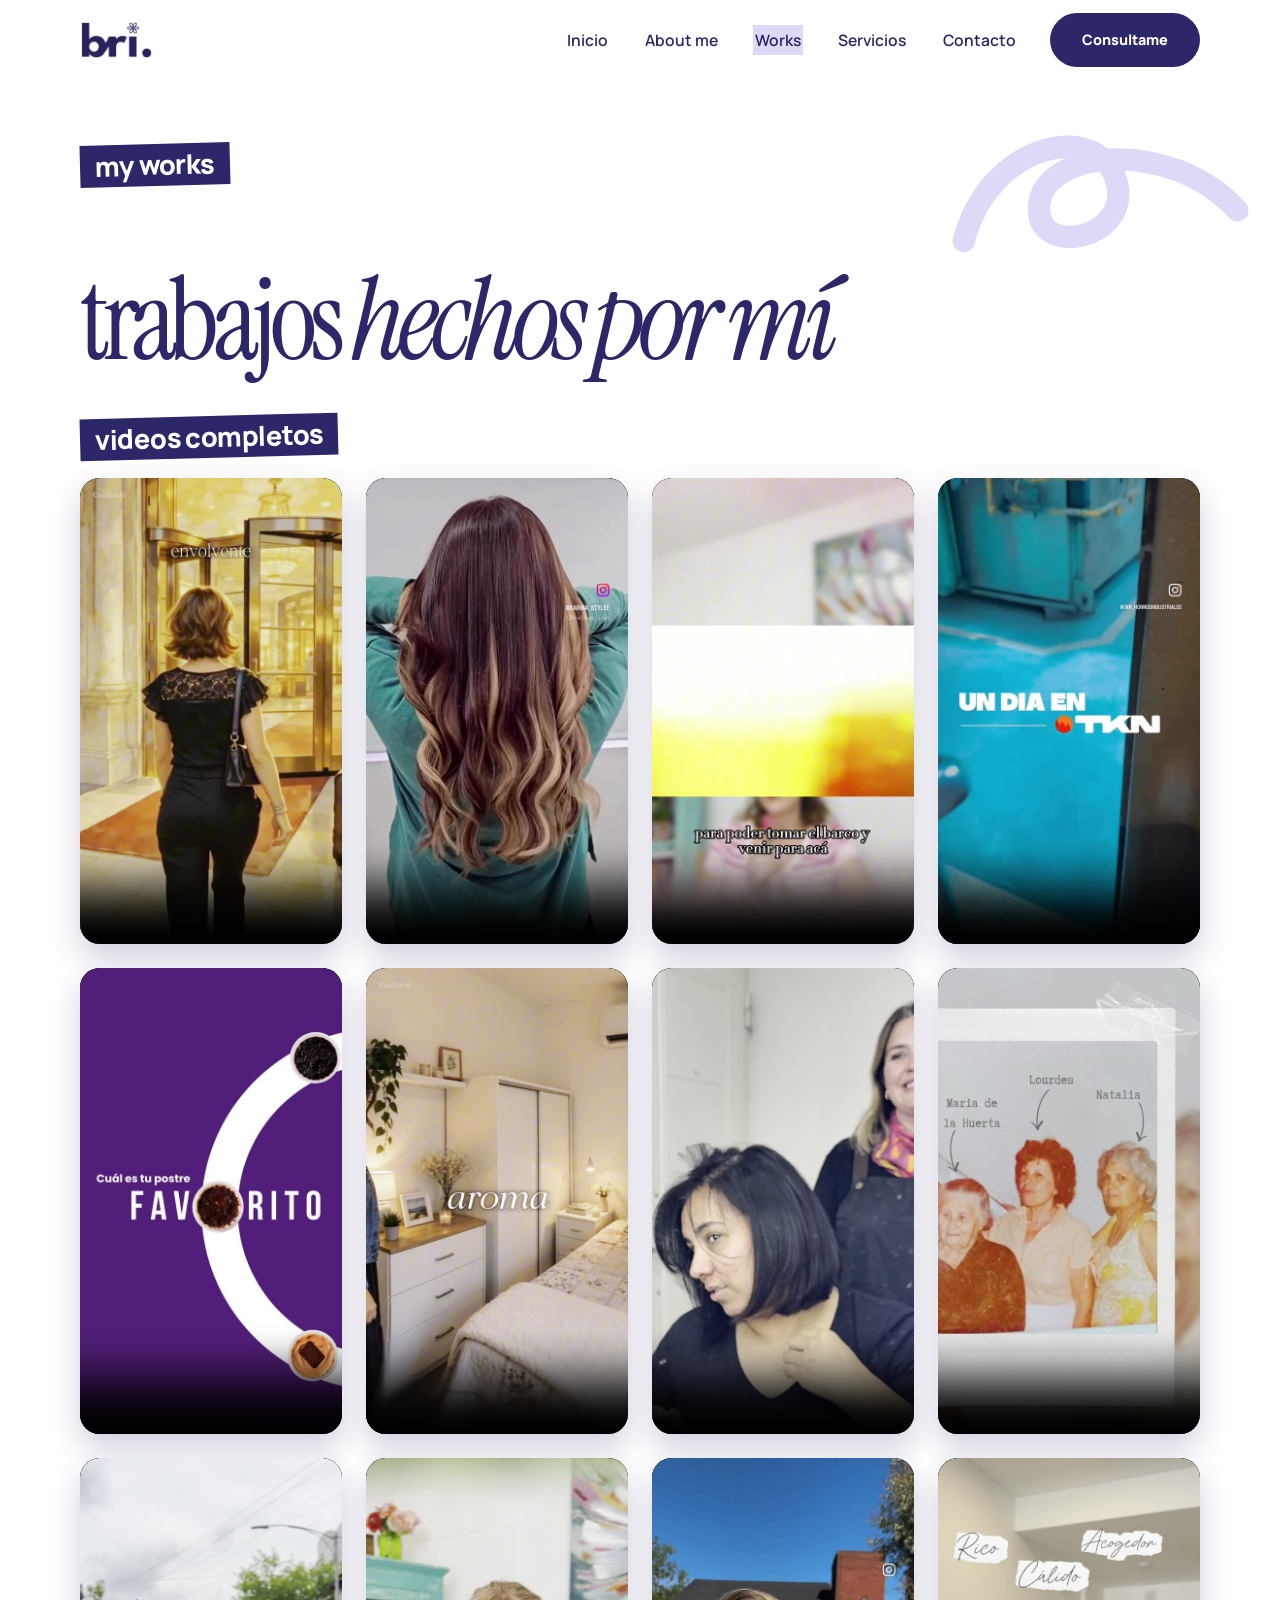
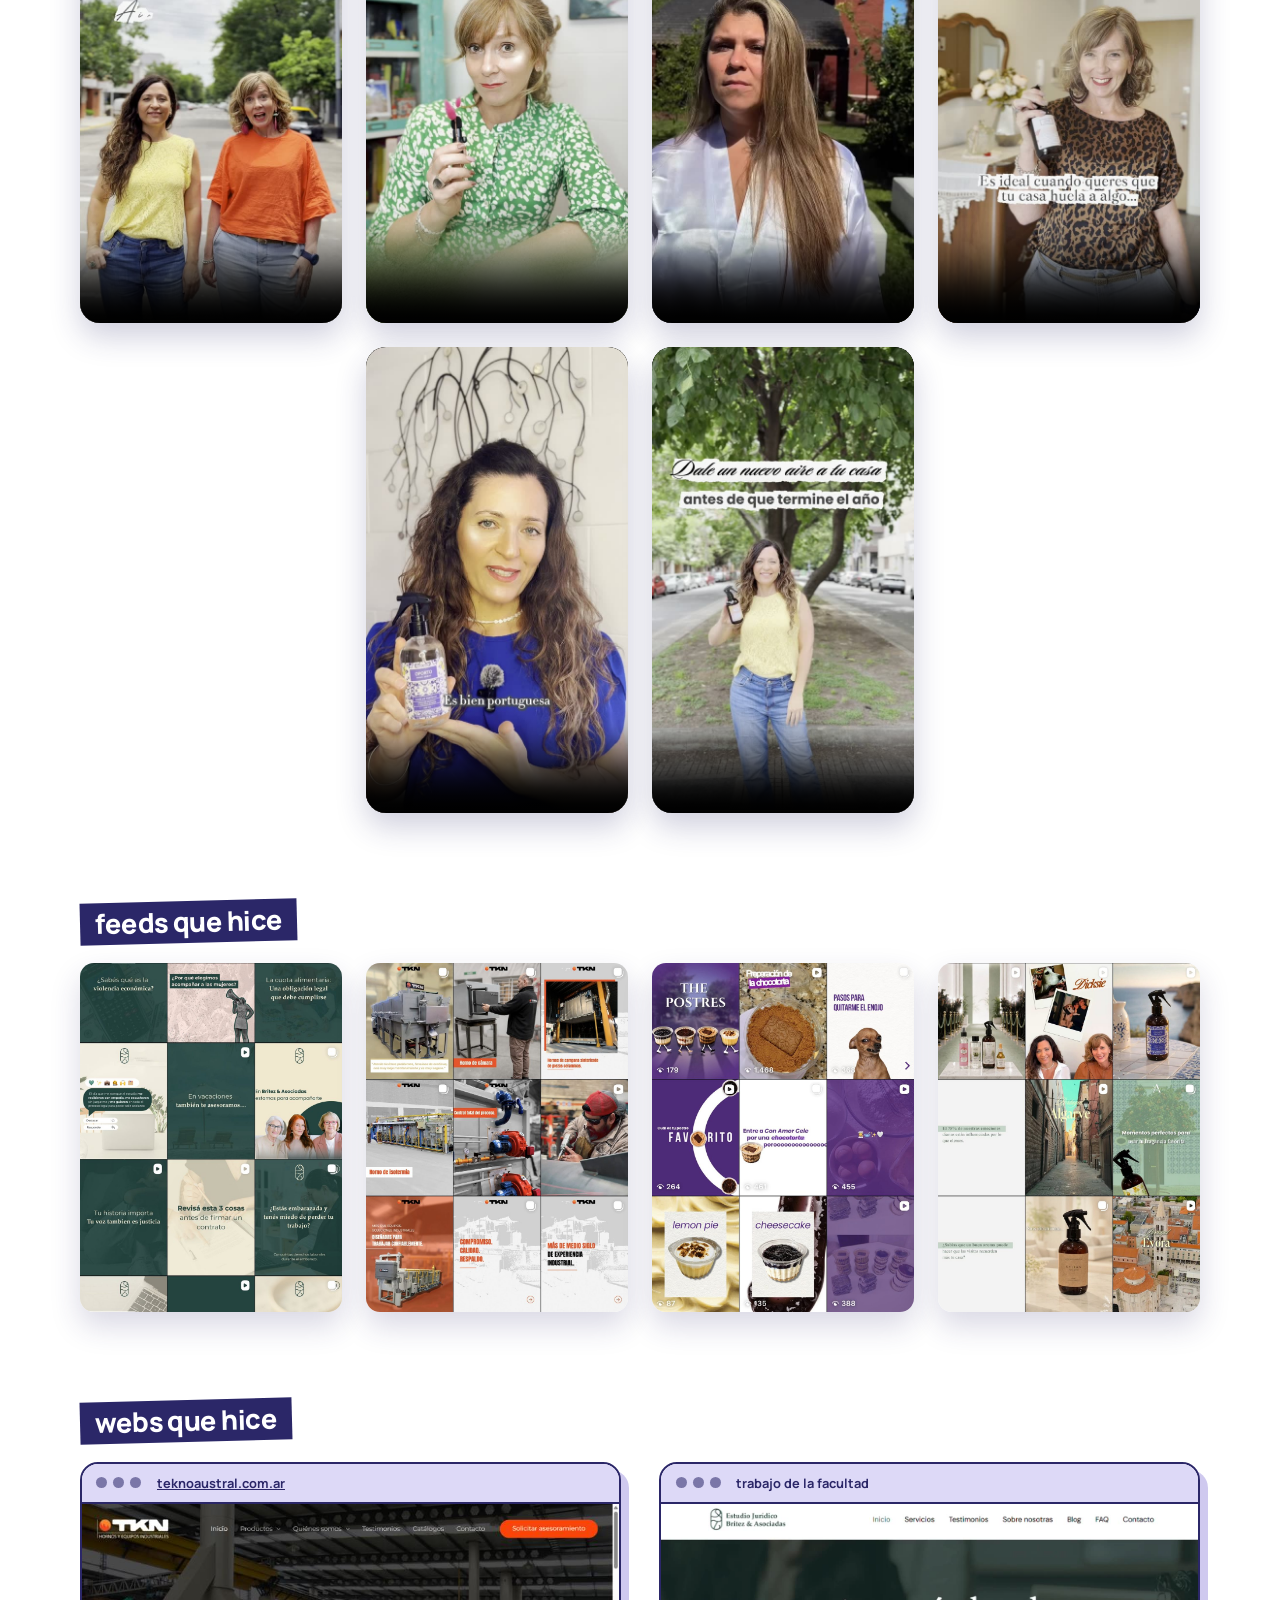
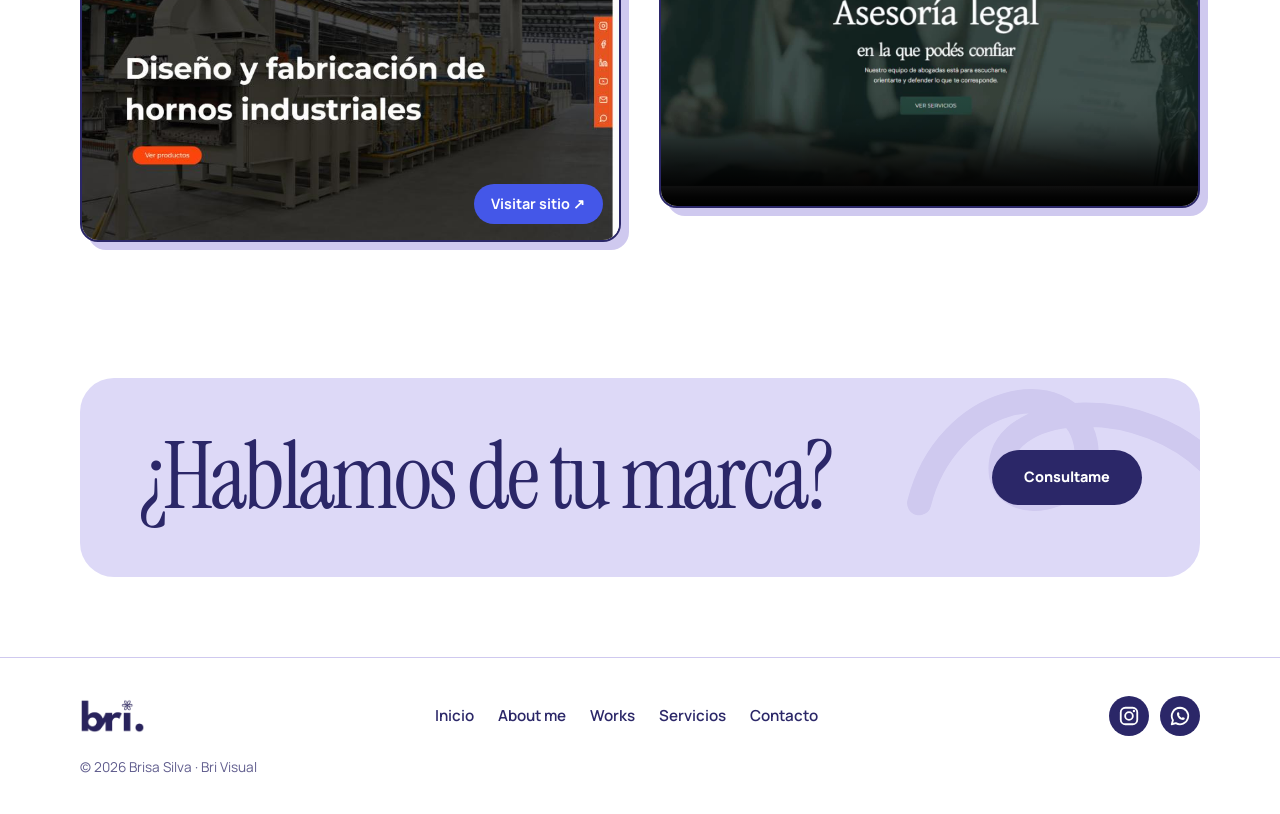
<file: works.html>
<!DOCTYPE html>
<html lang="es-AR">
<head>
<meta charset="utf-8">
<meta name="viewport" content="width=device-width, initial-scale=1">
<title>Works | Brisa Silva</title>
<meta name="description" content="Trabajos de Brisa Silva en redes, contenido y web.">
<link rel="icon" type="image/png" href="img/favicon.png">
<link rel="preconnect" href="https://fonts.googleapis.com">
<link rel="preconnect" href="https://fonts.gstatic.com" crossorigin>
<link href="https://fonts.googleapis.com/css2?family=Instrument+Serif:ital@0;1&family=Manrope:wght@400;500;600;700;800&family=Caveat:wght@500;700&family=Mrs+Saint+Delafield&display=swap" rel="stylesheet">
<link rel="stylesheet" href="style.css">
</head>
<body>
<svg width="0" height="0" style="position:absolute" aria-hidden="true">
  <symbol id="star5" viewBox="0 0 100 100"><path d="M50 5L62 38H96L68 58L79 92L50 71L21 92L32 58L4 38H38Z" fill="var(--sf,#fff)" stroke="var(--ss,#2B2768)" stroke-width="4" stroke-linejoin="round"/></symbol>
  <symbol id="g1" viewBox="0 0 220 120"><path d="M12 96C30 24 112 8 122 56C130 96 62 108 66 70C70 30 160 22 208 74" fill="none" stroke="currentColor" stroke-width="16" stroke-linecap="round" stroke-linejoin="round"/></symbol>
  <symbol id="g2" viewBox="0 0 100 100"><path d="M50 8V92M10 30L90 70M10 70L90 30" fill="none" stroke="currentColor" stroke-width="12" stroke-linecap="round"/></symbol>
  <symbol id="flecha" viewBox="0 0 46 30"><path d="M2 24C12 4 28 2 43 12M43 12L31 9M43 12L38 24" fill="none" stroke="currentColor" stroke-width="3" stroke-linecap="round" stroke-linejoin="round"/></symbol>
  <symbol id="ig" viewBox="0 0 24 24"><rect x="3" y="3" width="18" height="18" rx="5" fill="none" stroke="currentColor" stroke-width="2"/><circle cx="12" cy="12" r="4.2" fill="none" stroke="currentColor" stroke-width="2"/><circle cx="17.4" cy="6.6" r="1.3" fill="currentColor"/></symbol>
  <symbol id="wa" viewBox="0 0 24 24"><path d="M12 3a9 9 0 0 0-7.7 13.6L3 21l4.5-1.2A9 9 0 1 0 12 3z" fill="none" stroke="currentColor" stroke-width="2" stroke-linejoin="round"/><path d="M9 8.2c.2-.4.5-.4.8-.4h.4c.2 0 .4.1.5.4l.7 1.6c.1.2 0 .4-.1.6l-.5.6c.8 1.4 1.9 2.4 3.3 3.1l.6-.7c.2-.2.4-.2.6-.1l1.5.7c.2.1.4.3.4.5 0 1-.8 1.8-1.9 1.9-3.4-.2-6.4-3.2-6.6-6.6 0-.6.3-1.2.8-1.5z" fill="currentColor"/></symbol>
  <symbol id="in" viewBox="0 0 24 24"><circle cx="6.6" cy="6.4" r="1.9" fill="currentColor"/><rect x="5" y="9.6" width="3.2" height="9.6" fill="currentColor"/><path d="M10.6 9.6h3v1.4c.5-.9 1.6-1.6 3.1-1.6 2.8 0 3.4 1.8 3.4 4.2v5.6h-3.2v-5c0-1.2-.1-2.3-1.6-2.3s-1.7 1.1-1.7 2.3v5h-3z" fill="currentColor"/></symbol>
</svg>

<header id="top">
  <div class="wrap">
    <a class="logo" href="index.html"><img src="img/logo.png" alt="bri. inicio" width="616" height="322"></a>
    <button class="menu" aria-expanded="false" aria-controls="nav">Menú</button>
    <nav id="nav" aria-label="Principal">
      <a class="l" href="index.html">Inicio</a>
      <a class="l" href="about.html">About me</a>
      <a class="l" href="works.html" aria-current="page">Works</a>
      <a class="l" href="servicios.html">Servicios</a>
      <a class="l" href="contacto.html">Contacto</a>
      <a class="btn" href="contacto.html">Consultame</a>
    </nav>
  </div>
</header>

<main>
  <div class="pt">
    <svg class="gar " style="right:2%;top:8%;width:clamp(150px,24vw,330px)" aria-hidden="true"><use href="#g1"/></svg>
    <div class="wrap">
      <span class="tag">my works</span>
      <h1><span style="font-size:clamp(2.8rem,9vw,8rem);white-space:nowrap">trabajos <em>hechos por mí</em></span></h1>
      
    </div>
  </div>

  <section class="bloque" style="padding-top:0">
    <div class="wrap">
      <span class="tag">videos completos</span>
      <div class="vgrid">
        <div class="vid"><video controls playsinline preload="none" poster="img/work1.jpg" src="img/work1.mp4"></video></div>
        <div class="vid"><video controls playsinline preload="none" poster="img/work4.jpg" src="img/work4.mp4"></video></div>
        <div class="vid"><video controls playsinline preload="none" poster="img/v17.jpg" src="img/v17.mp4"></video></div>
        <div class="vid"><video controls playsinline preload="none" poster="img/work6.jpg" src="img/work6.mp4"></video></div>
        <div class="vid"><video controls playsinline preload="none" poster="img/v16.jpg" src="img/v16.mp4"></video></div>
        <div class="vid"><video controls playsinline preload="none" poster="img/v10.jpg" src="img/v10.mp4"></video></div>
        <div class="vid"><video controls playsinline preload="none" poster="img/v9.jpg" src="img/v9.mp4"></video></div>
        <div class="vid"><video controls playsinline preload="none" poster="img/v18.jpg" src="img/v18.mp4"></video></div>
        <div class="vid"><video controls playsinline preload="none" poster="img/v11.jpg" src="img/v11.mp4"></video></div>
        <div class="vid"><video controls playsinline preload="none" poster="img/v14.jpg" src="img/v14.mp4"></video></div>
        <div class="vid"><video controls playsinline preload="none" poster="img/work8.jpg" src="img/work8.mp4"></video></div>
        <div class="vid"><video controls playsinline preload="none" poster="img/v12.jpg" src="img/v12.mp4"></video></div>
        <div class="vid"><video controls playsinline preload="none" poster="img/v19.jpg" src="img/v19.mp4"></video></div>
        <div class="vid"><video controls playsinline preload="none" poster="img/v13.jpg" src="img/v13.mp4"></video></div>
      </div>
    </div>
  </section>

  <section class="bloque" style="padding-top:0">
    <div class="wrap">
      <span class="tag">feeds que hice</span>
      <div class="fgrid">
        <img src="img/work2.jpg" alt="Feed de Britez & Asociadas" loading="lazy">
        <img src="img/work3.jpg" alt="Feed de TKN Hornos Industriales" loading="lazy">
        <img src="img/work5.jpg" alt="Feed de Con Amor Cele" loading="lazy">
        <img src="img/work7.jpg" alt="Feed de Aires de Portugal" loading="lazy">
      </div>
    </div>
  </section>

  <section class="bloque" style="padding-top:0">
    <div class="wrap">
      <span class="tag">webs que hice</span>
      <div class="webs">
      <a class="web" href="https://teknoaustral.com.ar/" target="_blank" rel="noopener">
        <span class="barra"><i></i><i></i><i></i><b>teknoaustral.com.ar</b></span>
        <img src="img/web-tkn.jpg" alt="Sitio web de TKN Hornos Industriales" width="800" height="500" loading="lazy">
        <span class="ir">Visitar sitio &#8599;</span>
      </a>
        <div class="web">
          <span class="barra"><i></i><i></i><i></i><b>trabajo de la facultad</b></span>
          <video controls playsinline preload="none" poster="img/web-britez.jpg" src="img/web-britez.mp4"></video>
        </div>
      </div>
    </div>
  </section>

  <section class="cta">
  <div class="wrap">
    <div class="panel lila">
      <svg class="gar " style="right:-3%;top:-10%;width:clamp(160px,26vw,340px);color:#CFC9EF" aria-hidden="true"><use href="#g1"/></svg>
      <h2>¿Hablamos de tu marca?</h2>
      <a class="btn" href="contacto.html">Consultame</a>
    </div>
  </div>
</section>

</main>

<footer class="foot">
  <div class="wrap">
    <a class="logo" href="index.html"><img src="img/logo.png" alt="bri. inicio" width="616" height="322"></a>
    <ul class="links"><li><a href="index.html">Inicio</a></li><li><a href="about.html">About me</a></li><li><a href="works.html">Works</a></li><li><a href="servicios.html">Servicios</a></li><li><a href="contacto.html">Contacto</a></li></ul>
    <ul class="redes">
          <li><a href="https://instagram.com/brii.visual" rel="noopener" aria-label="Instagram de Bri Visual"><svg aria-hidden="true"><use href="#ig"/></svg></a></li>
          <li><a href="https://wa.me/5491170191182" rel="noopener" aria-label="WhatsApp"><svg aria-hidden="true"><use href="#wa"/></svg></a></li>
        </ul>
    <small>© <span id="y"></span> Brisa Silva · Bri Visual</small>
  </div>
</footer>
<script src="main.js" defer></script>
</body>
</html>
</file>
<file: style.css>
/* Bri Visual · estilos compartidos por todas las páginas
   Fondo blanco, azul y morado. Mezcla de scrapbook, pestañas de papel y marcador. */
:root{
  --papel:#FFFFFF;
  --tinta:#2B2768;
  --tinta-2:#4A44A0;
  --azul:#4457E8;
  --cielo:#D6DEFF;
  --lila:#DDD9F7;
  --lila-osc:#CFC9EF;
  --violeta:#9B6BE3;
  --violeta-cl:#B38CF5;
  --serif:'Instrument Serif','Times New Roman',serif;
  --sans:'Manrope','Helvetica Neue',Arial,sans-serif;
  --mano:'Caveat','Comic Sans MS',cursive;
  --firma:'Mrs Saint Delafield','Brush Script MT',cursive;
}
@view-transition{navigation:auto}
*{box-sizing:border-box;margin:0;padding:0}
html{scroll-behavior:smooth;scroll-padding-top:90px}
body{background:var(--papel);color:var(--tinta);font-family:var(--sans);font-size:1.0625rem;line-height:1.7;-webkit-font-smoothing:antialiased;overflow-x:clip}
h1,h2,h3{font-family:var(--serif);font-weight:400;line-height:.95;letter-spacing:-.02em}
em{font-style:italic}
a{color:inherit}
img{display:block;max-width:100%}
button{font:inherit;color:inherit}
:focus-visible{outline:3px solid var(--azul);outline-offset:3px;border-radius:6px}
.wrap{max-width:1200px;margin:0 auto;padding:0 clamp(1.25rem,4vw,2.5rem);position:relative}

/* ---------- piezas que se repiten ---------- */
.tag{display:inline-block;background:var(--tinta);color:#fff;font-family:var(--sans);font-weight:800;font-size:clamp(1.05rem,2.4vw,1.7rem);line-height:1.2;letter-spacing:-.02em;padding:.18em .55em;transform:rotate(-1.5deg)}
.hl{background:var(--lila);padding:0 .16em;-webkit-box-decoration-break:clone;box-decoration-break:clone}
.hl.az{background:var(--cielo)}
.oval{display:inline-block;border:2px solid var(--tinta);border-radius:50%;padding:.55em 2.4em;font-weight:700;font-size:1.1rem;line-height:1.3;transform:rotate(-1.5deg)}
.mano{font-family:var(--mano);font-weight:700;font-size:1.6rem;line-height:1.1;color:var(--azul)}
.btn{display:inline-block;background:var(--tinta);color:#fff;font-family:var(--sans);font-weight:800;font-size:.9rem;text-decoration:none;padding:.95rem 2rem;border-radius:999px;border:0;cursor:pointer;transition:background .25s,transform .25s}
.btn:hover{background:var(--azul);transform:translateY(-2px)}
.btn.claro{background:#fff;color:var(--tinta)}
.btn.claro:hover{background:var(--cielo);color:var(--tinta)}
.cinta{position:absolute;z-index:3;top:-12px;left:50%;width:86px;height:26px;margin-left:-43px;background:rgba(155,107,227,.5);transform:rotate(-4deg);mix-blend-mode:multiply}
.est{position:absolute;z-index:4;width:clamp(46px,8vw,84px);height:clamp(46px,8vw,84px);--sf:#fff;--ss:var(--tinta);pointer-events:none}
.est.v{--sf:var(--violeta-cl)}
.gar{position:absolute;z-index:0;pointer-events:none;aspect-ratio:11/6;height:auto;color:var(--lila)}
.gar.b{aspect-ratio:1/1}
.regla{height:2px;background:var(--tinta);border:0;margin:1rem 0 1.4rem}

/* ---------- encabezado ---------- */
header{position:sticky;top:0;z-index:40;background:var(--papel);transition:box-shadow .3s}
header.scrolled{box-shadow:0 1px 0 var(--lila-osc)}
header .wrap{display:flex;align-items:center;justify-content:space-between;height:80px}
.logo{font-family:var(--sans);font-weight:800;font-size:1.9rem;letter-spacing:-.08em;text-decoration:none;line-height:1;color:var(--tinta)}
.logo i{font-style:normal;color:var(--violeta)}
nav{display:flex;align-items:center;gap:2rem}
nav a.l{text-decoration:none;font-size:.98rem;font-weight:600;padding:.1rem .15rem;transition:background .25s}
nav a.l:hover,nav a.l[aria-current="page"]{background:var(--lila)}
.menu{display:none;background:none;border:2px solid var(--tinta);color:var(--tinta);font:800 .9rem var(--sans);padding:.5rem 1.1rem;border-radius:999px;cursor:pointer}
@media (max-width:860px){
  .menu{display:block}
  nav{position:absolute;top:80px;left:0;right:0;background:var(--papel);flex-direction:column;align-items:flex-start;gap:1.1rem;padding:1.25rem clamp(1.25rem,4vw,2.5rem) 1.75rem;border-bottom:1px solid var(--lila-osc);display:none}
  nav.open{display:flex}
}

/* ---------- redes ---------- */
.redes{list-style:none;display:flex;gap:.7rem}
.redes a{display:grid;place-items:center;width:46px;height:46px;border-radius:50%;background:var(--tinta);color:#fff;transition:background .25s,transform .25s}
.redes a:hover{background:var(--azul);transform:translateY(-2px)}
.redes svg{width:22px;height:22px}

/* ---------- inicio ---------- */
.hero{position:relative;overflow:hidden;padding:clamp(2.5rem,6vw,4.5rem) 0 clamp(3.5rem,7vw,6rem)}
.hero .wrap{display:grid;grid-template-columns:.62fr 1.38fr;gap:clamp(2rem,5vw,4.5rem);align-items:center}
.marco{position:relative;background:#fff;padding:.7rem;border-radius:22px;box-shadow:0 16px 38px rgba(43,39,104,.2);transform:rotate(-3deg);animation:cae .9s .15s cubic-bezier(.2,.9,.25,1.05) both}
.marco .ph,.foto .ph{aspect-ratio:4/5;border-radius:14px;position:relative;overflow:hidden;background:linear-gradient(160deg,#8B5CE0,#C5B3F5 60%,#D6DEFF);display:grid;place-items:center;color:var(--tinta);font-weight:700;text-align:center;padding:1.5rem}
.marco .ph img,.foto .ph img{position:absolute;inset:0;width:100%;height:100%;object-fit:cover}
.hero .txt .tag{animation:aparece .7s .05s both}
.hero h1{font-size:clamp(4.4rem,17vw,15.5rem);line-height:.82;letter-spacing:-.04em;margin-top:.15em;animation:aparece .9s .2s both}
.hero .oval{animation:aparece .8s .7s both}
.hero .firma{display:block;font-family:var(--firma);line-height:1;white-space:nowrap;text-align:right;font-size:clamp(3.2rem,7.4vw,6.4rem);margin-top:.6rem;transform:rotate(-4deg);transform-origin:right center;clip-path:inset(-25% 100% -25% -5%);animation:escribe 1.5s 1.1s cubic-bezier(.5,.1,.3,1) forwards}
.hero .acc{display:flex;gap:1.2rem;align-items:center;flex-wrap:wrap;margin-top:1.4rem;animation:aparece .8s 1.6s both}
@media (max-width:860px){.hero .wrap{grid-template-columns:1fr}.hero .txt{order:-1}.marco{max-width:270px;margin:0 auto}}
@keyframes cae{from{opacity:0;transform:translateY(-34px) rotate(-9deg)}to{opacity:1;transform:rotate(-3deg)}}
@keyframes aparece{from{opacity:0;transform:translateY(12px)}to{opacity:1;transform:none}}
@keyframes escribe{to{clip-path:inset(-25% -5% -25% -5%)}}

/* ---------- título de cada página ---------- */
.pt{position:relative;overflow:hidden;padding:clamp(2.2rem,5vw,4rem) 0 clamp(1.5rem,4vw,2.5rem)}
.pt .mini{display:block;font-weight:800;font-size:1rem;margin-bottom:.9rem}
.pt h1{font-size:clamp(4.4rem,14vw,11.5rem);line-height:.86;letter-spacing:-.04em;margin-top:.2em;animation:aparece .8s .05s both}
.pt .sub{max-width:34rem;margin-top:1.2rem;font-size:1.1rem}

/* ---------- bloques ---------- */
.bloque{position:relative;padding:clamp(3rem,7vw,5.5rem) 0}
h2.t2{font-size:clamp(2.8rem,7vw,5.4rem);letter-spacing:-.03em;margin-bottom:.2em}
.panel{position:relative;overflow:hidden;border-radius:34px;padding:clamp(1.6rem,4.5vw,3.6rem)}
.panel.lila{background:var(--lila)}
.panel.cielo{background:var(--cielo)}
.panel.osc{background:var(--tinta);color:#fff}
.texto{max-width:36rem;margin-top:1.6rem}
.texto p+p{margin-top:1.1rem}
.texto b{font-weight:700}
.lead{font-family:var(--serif);font-size:clamp(2rem,4.4vw,3rem);line-height:1;letter-spacing:-.02em}
.dos{display:grid;grid-template-columns:1.1fr .9fr;gap:clamp(2rem,5vw,4.5rem);align-items:center}
.foto{position:relative;max-width:400px;justify-self:center;width:100%}
.foto .marco2{position:relative;background:#fff;padding:.6rem;box-shadow:0 14px 34px rgba(43,39,104,.18);transform:rotate(2deg)}
.foto .ph{border-radius:2px}
.nota{position:absolute;z-index:5;right:-1rem;bottom:2.2rem;max-width:12.5rem;background:var(--cielo);border:2px solid var(--tinta);padding:1rem 1.2rem;font-family:var(--serif);font-size:1.45rem;line-height:1.05;transform:rotate(-4deg)}
@media (max-width:860px){.dos{grid-template-columns:1fr}.nota{right:-.4rem}}

/* pestañas de papel (índice) */
.hojas{margin-top:2.5rem;padding-top:50px}
.hoja{position:relative;display:block;min-height:210px;margin-top:-84px;padding:1.9rem clamp(1.25rem,4vw,2.75rem) 1.4rem;background:var(--c);color:var(--tinta);text-decoration:none;border-radius:0 32px 0 0;box-shadow:0 -8px 16px rgba(43,39,104,.07);transition:transform .35s cubic-bezier(.2,.8,.2,1)}
.hoja:first-child{margin-top:0}
.hoja:last-child{border-radius:0 32px 32px 32px}
.hoja:hover,.hoja:focus-visible{transform:translateY(-8px)}
.hoja .lab{position:absolute;left:var(--x,4%);top:-46px;height:47px;display:flex;align-items:center;padding:0 1.7rem;background:var(--c);border-radius:22px 22px 0 0;font-family:var(--serif);font-size:clamp(1.6rem,3.4vw,2.3rem);line-height:1}
.hoja .desc{display:block;max-width:15rem;font-size:.98rem;line-height:1.45;padding-top:.2rem}
.hoja .pk{position:absolute;z-index:2;right:var(--px,10%);top:-58px;width:clamp(96px,16vw,160px);background:#fff;padding:.35rem .35rem 1.2rem;box-shadow:0 8px 20px rgba(43,39,104,.22);transform:rotate(var(--r,4deg))}
.hoja .pk .ph{aspect-ratio:4/3;background:var(--g,linear-gradient(135deg,#9B6BE3,#DDD9F7));position:relative;overflow:hidden}
.hoja .pk img{position:absolute;inset:0;width:100%;height:100%;object-fit:cover}
.hoja .pk .cinta{width:56px;height:18px;margin-left:-28px;top:-9px}
.hoja.osc{color:#fff}
.hoja.osc .lab{color:#fff}

/* polaroids */
.pola{position:relative;z-index:1;background:#fff;padding:.5rem .5rem 1.8rem;border-radius:4px;box-shadow:0 12px 26px rgba(43,39,104,.22);transform:rotate(var(--r,0deg))}
.pola .ph{aspect-ratio:4/5;position:relative;overflow:hidden;background:var(--g,linear-gradient(160deg,#9B6BE3,#DDD9F7));display:grid;place-items:center;font-weight:700;font-size:.78rem;text-align:center;padding:.5rem;color:var(--tinta)}
.pola img{position:absolute;inset:0;width:100%;height:100%;object-fit:cover}
.polas{position:relative;display:grid;grid-template-columns:repeat(3,1fr);gap:clamp(.7rem,3vw,2.4rem);align-items:start;margin:2.2rem 0;padding:1.4rem 0}
.polas .pola:nth-of-type(2){margin-top:1.8rem}
.cuerda{position:relative;display:grid;grid-template-columns:repeat(3,1fr);gap:clamp(.7rem,3vw,2.4rem);padding-top:clamp(2.4rem,5vw,3.4rem);margin:1.4rem 0 2rem}
.cuerda::before{content:"";position:absolute;left:-3%;right:-3%;top:.9rem;height:30px;background:url("data:image/svg+xml,%3Csvg xmlns='http://www.w3.org/2000/svg' viewBox='0 0 600 30' preserveAspectRatio='none'%3E%3Cpath d='M0 6 Q300 30 600 6' fill='none' stroke='%232B2768' stroke-width='2.5'/%3E%3C/svg%3E") no-repeat center/100% 100%}
.cuerda .pola:nth-of-type(2){margin-top:.6rem}
.pinza{position:absolute;z-index:4;left:50%;top:-1.5rem;width:15px;height:38px;margin-left:-7px;background:var(--azul);border-radius:4px}
.pinza::after{content:"";position:absolute;left:50%;top:6px;bottom:6px;width:2px;margin-left:-1px;background:rgba(255,255,255,.55)}

/* ---------- works ---------- */
.bento{display:grid;grid-template-columns:repeat(4,1fr);grid-auto-rows:clamp(64px,10.6vw,128px);gap:10px;margin-top:2rem}
.t{all:unset;box-sizing:border-box;position:relative;display:grid;place-items:center;border-radius:20px;overflow:hidden;cursor:pointer;background:var(--g);color:var(--tinta);text-align:center;font-weight:700;font-size:.85rem;padding:.75rem}
.t:focus-visible{outline:3px solid var(--azul);outline-offset:3px}
.t img{position:absolute;inset:0;width:100%;height:100%;object-fit:cover;transition:transform .6s cubic-bezier(.2,.8,.2,1)}
.t:hover img{transform:scale(1.05)}
.t .cap{position:absolute;left:10px;right:10px;bottom:10px;padding:.5rem .85rem;border-radius:999px;background:#fff;color:var(--tinta);font-weight:800;font-size:.82rem;text-align:left;line-height:1.2;opacity:0;transform:translateY(8px);transition:opacity .25s,transform .25s}
.t:hover .cap,.t:focus-visible .cap{opacity:1;transform:none}
@media (hover:none){.t .cap{opacity:1;transform:none;font-size:.74rem;padding:.35rem .65rem}}
.t1{grid-column:1;grid-row:1/4}
.t2{grid-column:1;grid-row:4/6}
.t3{grid-column:2;grid-row:1/3}
.t4{grid-column:2;grid-row:3/6}
.t5{grid-column:3;grid-row:1/4}
.t6{grid-column:3;grid-row:4/6}
.t7{grid-column:4;grid-row:1/3}
.t8{grid-column:4;grid-row:3/6}
@media (max-width:720px){
  .bento{grid-template-columns:repeat(2,1fr);grid-auto-rows:clamp(60px,20vw,100px);grid-auto-flow:dense}
  .t{grid-column:auto!important;grid-row:span 2!important}
  .t1,.t4,.t5,.t8{grid-row:span 3!important}
}
.vermas{margin-top:2.5rem}
.indica{display:flex;align-items:center;gap:.6rem;margin-top:1.4rem;transform:rotate(-2deg);width:max-content}
.indica svg{width:46px;height:30px;color:var(--azul)}

/* habilidades */
.franja{padding:clamp(1.2rem,3vw,2rem) 0}
.franja ul{list-style:none;border:2px solid var(--tinta);border-radius:999px;padding:1rem 2.2rem;display:flex;flex-wrap:wrap;justify-content:space-between;align-items:center;gap:.6rem 1.4rem;font-weight:800;letter-spacing:-.01em}
.franja li{display:flex;align-items:center;gap:1.4rem}
.franja svg{width:1.3rem;height:1.3rem;--sf:var(--violeta-cl);--ss:var(--tinta)}
@media (max-width:720px){.franja ul{border-radius:28px;justify-content:center;padding:1rem 1.2rem}.franja li svg{display:none}}

/* ---------- servicios ---------- */
.lista{list-style:none;display:grid;grid-template-columns:1fr 1fr;gap:2.8rem 3rem}
.lista li{position:relative;padding-left:3.4rem}
.lista li svg{position:absolute;left:0;top:.15rem;width:2.4rem;height:2.4rem;--sf:var(--violeta-cl);--ss:var(--tinta)}
.lista h3{font-size:clamp(1.9rem,3.4vw,2.5rem);margin-bottom:.45rem}
.lista p{max-width:22rem}
.notas{display:grid;grid-template-columns:1fr 1fr;gap:2rem 2.4rem;margin-top:2.6rem}
.nt{position:relative;background:var(--cielo);border:2px solid var(--tinta);padding:1.7rem 1.6rem 1.4rem;transform:rotate(var(--r,-2deg));font-family:var(--serif);font-size:1.6rem;line-height:1.08}
.nt:nth-child(2){--r:2deg;background:var(--lila)}
.nt small{display:block;margin-top:.9rem;font-family:var(--sans);font-size:.88rem;font-weight:600;opacity:.8}
@media (max-width:860px){.lista,.notas{grid-template-columns:1fr}}

/* ---------- contacto ---------- */
.mail{display:inline-block;font-family:var(--serif);font-size:clamp(2rem,6.4vw,4.6rem);letter-spacing:-.03em;line-height:1.02;color:var(--tinta);text-decoration:none;word-break:break-word}
.mail span{background:var(--lila);padding:0 .12em;-webkit-box-decoration-break:clone;box-decoration-break:clone;transition:background .25s}
.mail:hover span{background:var(--cielo)}
.acciones{display:flex;gap:1.4rem;align-items:center;flex-wrap:wrap;margin-top:2.2rem}

/* ---------- llamado final ---------- */
.cta{padding:clamp(1.5rem,4vw,3rem) 0 clamp(3rem,7vw,5rem)}
.cta .panel{display:flex;justify-content:space-between;align-items:center;gap:1.5rem 3rem;flex-wrap:wrap}
.cta h2{font-size:clamp(2.8rem,7.4vw,5.8rem);letter-spacing:-.035em;line-height:.9;position:relative;z-index:1}
.cta .btn{position:relative;z-index:1}

/* ---------- pie ---------- */
.foot{border-top:1px solid var(--lila-osc);padding:2.4rem 0 2.2rem}
.foot .wrap{display:flex;justify-content:space-between;align-items:center;gap:1.25rem 2rem;flex-wrap:wrap}
.foot ul.links{list-style:none;display:flex;gap:1.5rem;flex-wrap:wrap;font-size:.95rem;font-weight:600}
.foot ul.links a{text-decoration:none}
.foot ul.links a:hover{background:var(--lila)}
.foot .redes a{width:40px;height:40px}
.foot small{display:block;width:100%;font-size:.85rem;opacity:.75}

/* ---------- ventana de cada trabajo ---------- */
dialog{margin:auto;border:0;border-radius:28px;background:#fff;color:var(--tinta);width:min(92vw,640px);max-height:90vh;overflow:auto;padding:1.1rem 1.1rem 2rem;box-shadow:0 24px 60px rgba(43,39,104,.35)}
dialog[open]{animation:abre .35s cubic-bezier(.2,.9,.25,1.1)}
dialog::backdrop{background:rgba(43,39,104,.6)}
@keyframes abre{from{opacity:0;transform:translateY(20px) scale(.96)}to{opacity:1;transform:none}}
dialog .ph{aspect-ratio:16/10;border-radius:18px;display:grid;place-items:center;color:var(--tinta);font-weight:700;overflow:hidden;position:relative;text-align:center;padding:1rem}
dialog .ph img{position:absolute;inset:0;width:100%;height:100%;object-fit:cover}
dialog h3{font-size:2.4rem;margin:1.4rem .6rem .3rem}
dialog .tag2{margin:0 .6rem;font-weight:700;color:var(--tinta-2)}
dialog p.d{margin:1rem .6rem 1.5rem}
dialog .cerrar{margin:0 .6rem}

@media (prefers-reduced-motion:reduce){
  html{scroll-behavior:auto}
  *,*::before,*::after{animation-duration:.01ms!important;animation-delay:0s!important;transition-duration:.01ms!important}
  .hero .firma{clip-path:none}
}

/* capas */
.gar{z-index:-1}
.hero,.pt,.bloque,.panel,.cta{isolation:isolate}
.hoja .pk,.hoja .pk .ph{display:block}
.hoja .desc{display:block}

/* logo y recursos reales */
.logo{display:inline-flex;align-items:center}
.logo img{height:38px;width:auto}
.foot .logo img{height:34px}
.cam{display:block;width:min(100%,440px);height:auto;margin:0 auto;transform:rotate(-3deg);filter:drop-shadow(0 18px 22px rgba(43,39,104,.22));animation:cae .9s .15s cubic-bezier(.2,.9,.25,1.05) both}
.tira{position:absolute;z-index:0;right:-3%;top:1rem;width:min(46vw,680px);height:auto;pointer-events:none}
.pt.ctira{min-height:calc(min(29.7vw,439px) + 5rem)}
@media (max-width:860px){
  .pt.ctira{min-height:0}
  .tira{position:relative;right:auto;top:auto;width:112%;max-width:none;margin:0 -6% 0 auto;display:block}
  .cam{width:min(100%,330px)}
}

/* trabajos reales */
.t .pl{position:absolute;right:12px;top:12px;width:34px;height:34px;border-radius:50%;background:#fff;box-shadow:0 4px 12px rgba(43,39,104,.3)}
.t .pl::after{content:"";position:absolute;left:13px;top:9px;border-left:12px solid var(--azul);border-top:8px solid transparent;border-bottom:8px solid transparent}
.t>span:first-child{display:none}
dialog .ph{aspect-ratio:4/5;max-height:62vh;margin:0 auto;width:auto}
dialog .ph.vid{aspect-ratio:9/16;max-height:68vh;background:#000!important;padding:0}
dialog .ph video{position:absolute;inset:0;width:100%;height:100%;object-fit:contain;background:#000}

/* carpetas con textura de papel */
.hoja,.hoja .lab{background-image:url("data:image/svg+xml;utf8,<svg xmlns='http://www.w3.org/2000/svg' width='260' height='260'><filter id='n'><feTurbulence type='fractalNoise' baseFrequency='.85' numOctaves='3' stitchTiles='stitch'/><feColorMatrix values='0 0 0 0 .17 0 0 0 0 .15 0 0 0 0 .41 0 0 0 .2 0'/></filter><rect width='100%' height='100%' filter='url(%23n)'/></svg>"),url("data:image/svg+xml;utf8,<svg xmlns='http://www.w3.org/2000/svg' width='400' height='400'><filter id='f'><feTurbulence type='fractalNoise' baseFrequency='.012 .35' numOctaves='2' seed='4' stitchTiles='stitch'/><feColorMatrix values='0 0 0 0 1 0 0 0 0 1 0 0 0 0 1 0 0 0 .22 -.04'/></filter><rect width='100%' height='100%' filter='url(%23f)'/></svg>");background-size:260px 260px,400px 400px}
.hoja.osc,.hoja.osc .lab{background-image:url("data:image/svg+xml;utf8,<svg xmlns='http://www.w3.org/2000/svg' width='260' height='260'><filter id='n'><feTurbulence type='fractalNoise' baseFrequency='.85' numOctaves='3' stitchTiles='stitch'/><feColorMatrix values='0 0 0 0 1 0 0 0 0 1 0 0 0 0 1 0 0 0 .12 0'/></filter><rect width='100%' height='100%' filter='url(%23n)'/></svg>"),url("data:image/svg+xml;utf8,<svg xmlns='http://www.w3.org/2000/svg' width='400' height='400'><filter id='f'><feTurbulence type='fractalNoise' baseFrequency='.012 .35' numOctaves='2' seed='4' stitchTiles='stitch'/><feColorMatrix values='0 0 0 0 1 0 0 0 0 1 0 0 0 0 1 0 0 0 .06 -.01'/></filter><rect width='100%' height='100%' filter='url(%23f)'/></svg>")}
/* works: videos y feeds */
.vgrid,.fgrid{display:grid;grid-template-columns:repeat(4,1fr);gap:clamp(.8rem,2vw,1.5rem);margin-top:1.2rem}
.vid{aspect-ratio:9/16;border-radius:20px;overflow:hidden;background:#000;box-shadow:0 14px 30px rgba(43,39,104,.22)}
.vid video{width:100%;height:100%;object-fit:contain;display:block;background:#000}
.fgrid img{width:100%;aspect-ratio:3/4;object-fit:cover;border-radius:14px;box-shadow:0 14px 30px rgba(43,39,104,.18)}
@media (max-width:720px){.vgrid,.fgrid{grid-template-columns:repeat(2,1fr)}}

/* intro */
.intro{display:none}
.intro-on .intro{display:grid}
.intro-on body{overflow:hidden}
.intro{position:fixed;inset:0;z-index:200;place-items:center;background:#fff;transition:transform .9s cubic-bezier(.77,0,.18,1);animation:introFin 0s 7s forwards}
.intro::after{content:"";position:absolute;left:0;right:0;top:100%;height:30vh;background:var(--lila);transition:transform .9s cubic-bezier(.77,0,.18,1)}
.intro.out{transform:translateY(-100%)}
.intro.out::after{transform:translateY(0)}
.intro .caja{position:relative;width:min(78vw,640px);aspect-ratio:616/322}
.intro .caja img{position:absolute;inset:0;width:100%;height:100%;display:block}
.intro .base{clip-path:inset(0 100% 0 0);animation:introEscribe .95s .15s cubic-bezier(.6,0,.2,1) forwards}
.intro .flor{transform:scale(0) rotate(-220deg);transform-origin:72.6% 18.6%;animation:introFlor 1s .85s cubic-bezier(.2,.9,.3,1.25) forwards,introGira 6s 1.9s linear infinite}
.intro .skip{position:absolute;right:max(16px,env(safe-area-inset-right,0px));bottom:max(16px,env(safe-area-inset-bottom,0px));font:700 .8rem var(--sans);color:var(--tinta-2);background:none;border:0;cursor:pointer;opacity:.7}
@keyframes introEscribe{to{clip-path:inset(0 0 0 0)}}
@keyframes introFlor{to{transform:scale(1) rotate(0)}}
@keyframes introGira{to{transform:rotate(360deg)}}
@keyframes introFin{to{visibility:hidden}}
.intro-on .hero *{animation-play-state:paused!important}
@media (prefers-reduced-motion:reduce){.intro{display:none!important}.intro-on body{overflow:auto}}

.vgrid{grid-template-columns:repeat(3,1fr)}
@media (max-width:720px){.vgrid{grid-template-columns:repeat(2,1fr)}}

.collage{display:block;width:min(100%,1100px);height:auto;margin:1.2rem auto 1.6rem;animation:aparece .8s both}
#empezo .collage{width:calc(100% + 4rem);max-width:none;margin-left:-2rem;margin-right:-2rem}

.vgrid{grid-template-columns:repeat(4,1fr)}
@media (max-width:900px){.vgrid{grid-template-columns:repeat(3,1fr)}}
@media (max-width:720px){.vgrid{grid-template-columns:repeat(2,1fr)}}

/* grilla de videos centrada (última fila) */
.vgrid{display:flex;flex-wrap:wrap;justify-content:center;--n:4;--g:clamp(.8rem,2vw,1.5rem);gap:var(--g)}
.vgrid .vid{flex:0 0 calc((100% - (var(--n) - 1) * var(--g)) / var(--n))}
@media (max-width:900px){.vgrid{--n:3}}
@media (max-width:720px){.vgrid{--n:2}}

/* webs que hice */
.web{display:block;position:relative;max-width:900px;margin:1.2rem auto 0;border-radius:18px;overflow:hidden;background:#fff;border:2px solid var(--tinta);box-shadow:8px 8px 0 var(--lila-osc);transition:transform .25s,box-shadow .25s}
.web:hover{transform:translate(-3px,-3px);box-shadow:11px 11px 0 var(--violeta-cl)}
.web .barra{display:flex;align-items:center;gap:6px;padding:.65rem .9rem;background:var(--lila);border-bottom:2px solid var(--tinta)}
.web .barra i{width:11px;height:11px;border-radius:50%;background:var(--tinta);opacity:.55}
.web .barra b{margin-left:.6rem;font:700 .8rem var(--sans);color:var(--tinta)}
.web img{display:block;width:100%;height:auto}
.web .ir{position:absolute;right:1rem;bottom:1rem;background:var(--azul);color:#fff;font:700 .9rem var(--sans);padding:.65rem 1.1rem;border-radius:999px}

.webs{display:grid;grid-template-columns:repeat(2,1fr);gap:clamp(1.2rem,3vw,2.4rem);margin-top:1.2rem;align-items:start}
.webs .web{margin:0;max-width:none}
.web video{display:block;width:100%;aspect-ratio:16/9;background:#000;object-fit:contain}
@media (max-width:820px){.webs{grid-template-columns:1fr}}

.isec{display:flex;align-items:center;gap:.9rem;margin-top:1.4rem}
.isec span{font:700 .8rem var(--sans);letter-spacing:.08em;text-transform:uppercase;color:var(--tinta-2)}
.isec img{height:54px;width:auto;max-width:200px;object-fit:contain}

.isec img.lz{height:38px}
</file>
